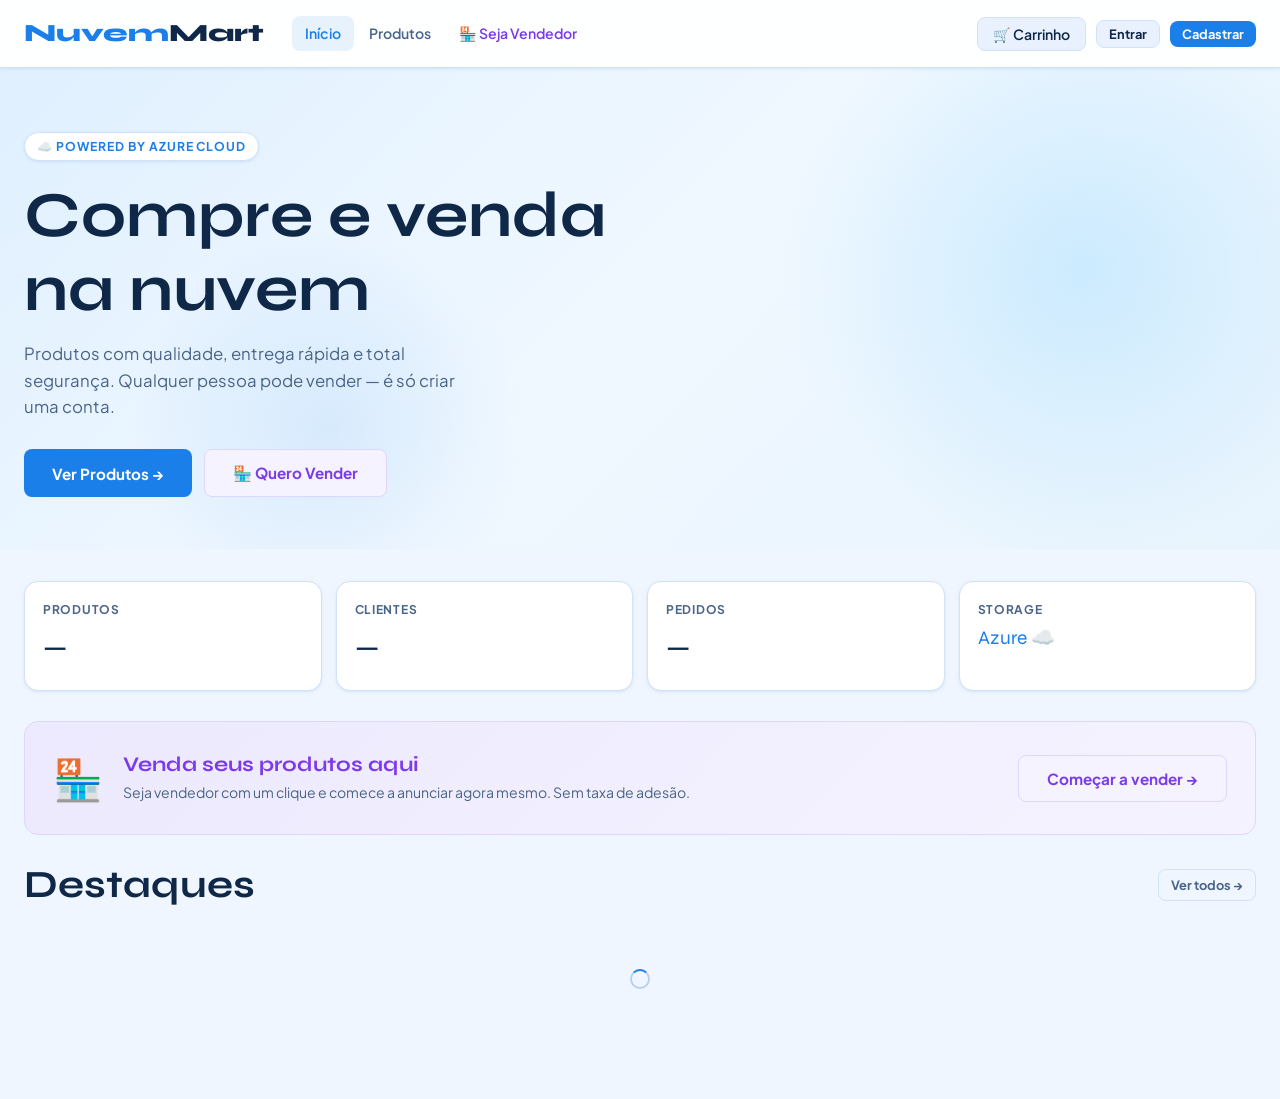
<file: index.html>
<!DOCTYPE html>
<html lang="pt-BR">
<head>
  <meta charset="UTF-8"><meta name="viewport" content="width=device-width, initial-scale=1.0">
  <title>NuvemMart — Compre e Venda na Nuvem</title>
  <link rel="stylesheet" href="css/style.css">
</head>
<body>
  <div id="app-header"></div>
  <div class="page-wrapper" style="padding-top:0">
    <div class="hero">
      <div class="hero-bg"></div>
      <div class="container">
        <div class="hero-content">
          <div class="hero-tag">☁️ Powered by Azure Cloud</div>
          <h1>Compre e venda<br>na nuvem</h1>
          <p>Produtos com qualidade, entrega rápida e total segurança. Qualquer pessoa pode vender — é só criar uma conta.</p>
          <div class="hero-actions">
            <button class="btn btn-primary btn-lg" onclick="location.href='produtos.html'">Ver Produtos →</button>
            <button class="btn btn-seller btn-lg" onclick="location.href='seja-vendedor.html'">🏪 Quero Vender</button>
          </div>
        </div>
      </div>
    </div>
    <div class="container" style="padding-top:32px">
      <div class="stats-row">
        <div class="stat-card"><div class="stat-label">Produtos</div><div class="stat-value" id="stat-produtos">—</div></div>
        <div class="stat-card"><div class="stat-label">Clientes</div><div class="stat-value" id="stat-clientes">—</div></div>
        <div class="stat-card"><div class="stat-label">Pedidos</div><div class="stat-value" id="stat-pedidos">—</div></div>
        <div class="stat-card"><div class="stat-label">Storage</div><div class="stat-value" style="color:var(--accent);font-size:1.2rem">Azure ☁️</div></div>
      </div>
      <div class="seller-banner">
        <div class="seller-banner-icon">🏪</div>
        <div><h3>Venda seus produtos aqui</h3><p>Seja vendedor com um clique e comece a anunciar agora mesmo. Sem taxa de adesão.</p></div>
        <button class="btn btn-seller btn-lg" onclick="location.href='seja-vendedor.html'">Começar a vender →</button>
      </div>
      <div class="page-header"><h2>Destaques</h2><a href="produtos.html" class="btn btn-ghost btn-sm">Ver todos →</a></div>
      <div class="products-grid" id="featured-grid"><div style="grid-column:1/-1;text-align:center;padding:40px"><div class="loader"></div></div></div>
    </div>
  </div>
  <script src="js/azure-config.js"></script><script src="js/services.js"></script><script src="js/ui.js"></script>
  <script>
    renderHeader(false);
    async function loadHome() {
      await initStorage();
      const [produtos, clientes, pedidos] = await Promise.all([ProdutosService.listar(), ClientesService.listar(), PedidosService.listar()]);
      document.getElementById('stat-produtos').textContent = produtos.length;
      document.getElementById('stat-clientes').textContent = clientes.length;
      document.getElementById('stat-pedidos').textContent = pedidos.length;
      const featured = produtos.filter(p => p.Ativo !== false && parseInt(p.Quantidade) > 0).slice(0, 8);
      const grid = document.getElementById('featured-grid');
      if (!featured.length) { grid.innerHTML = `<div style="grid-column:1/-1" class="empty-state"><div class="icon">📦</div><h3>Nenhum produto cadastrado</h3></div>`; return; }
      grid.innerHTML = featured.map(p => productCard(p)).join('');
    }
    function productCard(p) {
      const img = p.ImagemUrl ? `<img class="product-img" src="${getBlobUrl(p.ImagemUrl)}" alt="${p.Modelo}" onerror="this.parentElement.innerHTML='<div class=product-img-placeholder>📦</div>'">` : `<div class="product-img-placeholder">📦</div>`;
      const stock = parseInt(p.Quantidade);
      return `<div class="product-card">${img}<div class="product-info">
        <div class="product-brand">${p.Marca}</div>
        <div class="product-name">${p.Modelo}</div>
        ${p.VendedorNome ? `<div class="product-seller-badge">🏪 ${p.VendedorNome}</div>` : ''}
        ${p.Descricao ? `<div class="text-muted text-sm" style="display:-webkit-box;-webkit-line-clamp:2;-webkit-box-orient:vertical;overflow:hidden">${p.Descricao}</div>` : ''}
        <div class="product-price">${formatCurrency(p.Valor)}</div>
        <div class="product-stock">${stock > 0 ? `${stock} em estoque` : '<span style="color:var(--danger)">Indisponível</span>'}</div>
      </div><div class="product-actions">
        ${stock > 0 ? `<button class="btn btn-primary btn-sm" style="flex:1" onclick='addToCart(${JSON.stringify(p).replace(/'/g,"&#39;")})'>+ Carrinho</button>` : `<button class="btn btn-ghost btn-sm" style="flex:1" disabled>Indisponível</button>`}
        <button class="btn btn-ghost btn-sm" onclick="location.href='produto.html?id=${p.RowKey}'">Ver</button>
      </div></div>`;
    }
    function addToCart(p) { CartService.add(p); showToast(`${p.Marca} ${p.Modelo} adicionado!`, 'success'); }
    loadHome();
  </script>
</body>
</html>
</file>
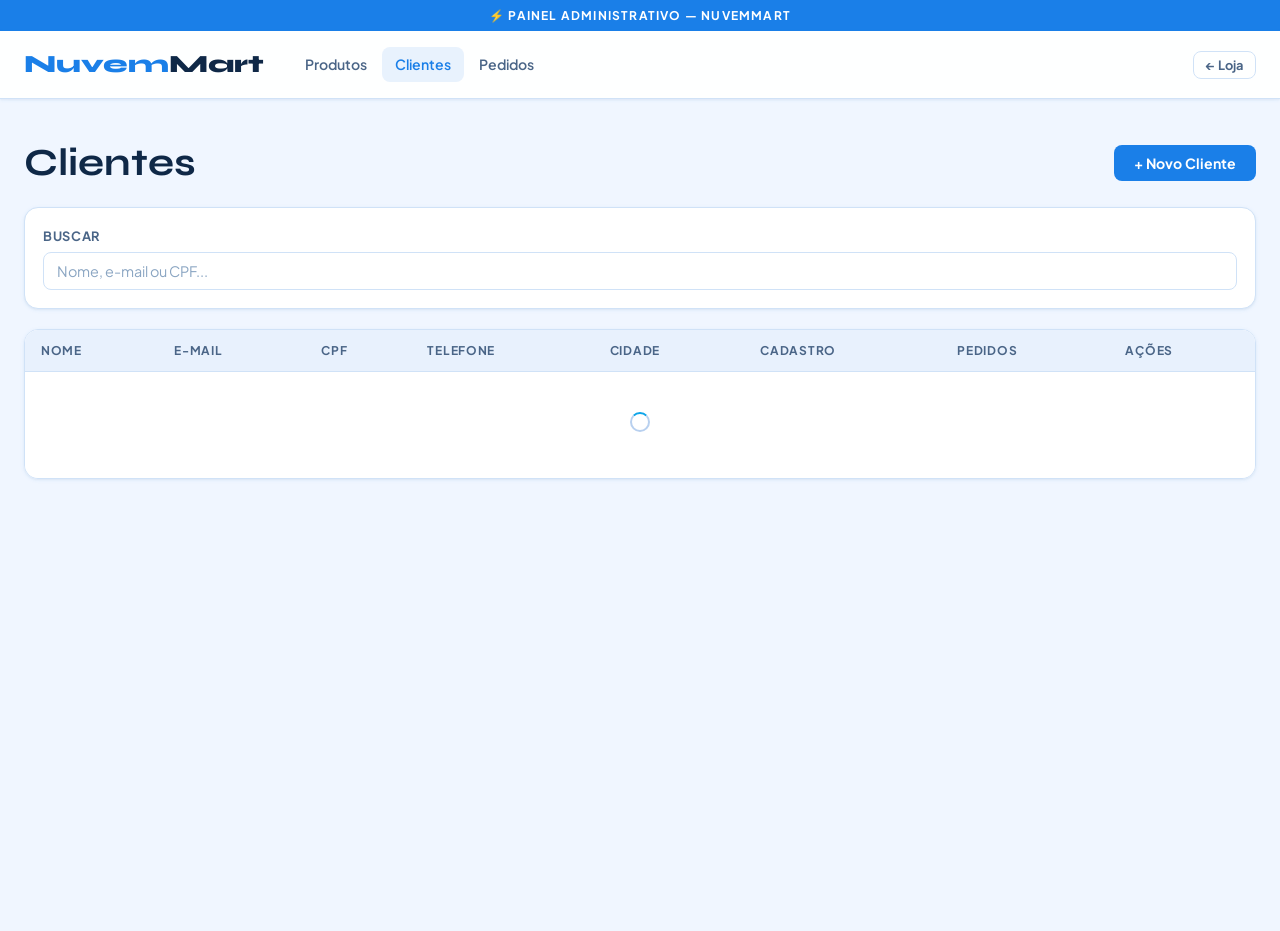
<file: admin-clientes.html>
<!DOCTYPE html>
<html lang="pt-BR">
<head>
  <meta charset="UTF-8">
  <meta name="viewport" content="width=device-width, initial-scale=1.0">
  <title>Admin — Clientes</title>
  <link rel="stylesheet" href="css/style.css">
</head>
<body>
  <div id="app-header"></div>
  <div class="page-wrapper">
    <div class="container">
      <div class="page-header mt-2">
        <h2>Clientes</h2>
        <button class="btn btn-primary" onclick="openClientModal()">+ Novo Cliente</button>
      </div>
      <div class="search-bar" style="margin-bottom:20px">
        <div class="form-group" style="flex:1"><label>Buscar</label><input type="text" id="s-q" placeholder="Nome, e-mail ou CPF..." oninput="filterClients()"></div>
      </div>
      <div class="table-wrapper">
        <table>
          <thead><tr><th>Nome</th><th>E-mail</th><th>CPF</th><th>Telefone</th><th>Cidade</th><th>Cadastro</th><th>Pedidos</th><th>Ações</th></tr></thead>
          <tbody id="clients-tbody">
            <tr><td colspan="8" style="text-align:center;padding:40px"><div class="loader" style="border-top-color:var(--accent3)"></div></td></tr>
          </tbody>
        </table>
      </div>
    </div>
  </div>

  <!-- Client modal -->
  <div class="modal-overlay" id="client-modal">
    <div class="modal">
      <div class="modal-header">
        <h3 id="client-modal-title">Novo Cliente</h3>
        <button class="modal-close" onclick="closeModal('client-modal')">✕</button>
      </div>
      <div class="modal-body">
        <input type="hidden" id="c-id">
        <div class="form-row cols-2">
          <div class="form-group"><label>Nome *</label><input type="text" id="c-nome" placeholder="Nome completo"></div>
          <div class="form-group"><label>CPF *</label><input type="text" id="c-cpf" placeholder="000.000.000-00" maxlength="14"></div>
        </div>
        <div class="form-row cols-2">
          <div class="form-group"><label>E-mail *</label><input type="email" id="c-email" placeholder="email@dominio.com"></div>
          <div class="form-group"><label>Telefone</label><input type="text" id="c-tel" placeholder="(11) 9 0000-0000"></div>
        </div>
        <div class="form-group"><label>Endereço</label><input type="text" id="c-end" placeholder="Rua, número, bairro"></div>
        <div class="form-row cols-2">
          <div class="form-group"><label>Cidade</label><input type="text" id="c-cidade" placeholder="Cidade"></div>
          <div class="form-group"><label>CEP</label><input type="text" id="c-cep" placeholder="00000-000" maxlength="9"></div>
        </div>
        <div id="client-modal-error"></div>
      </div>
      <div class="modal-footer">
        <button class="btn btn-ghost" onclick="closeModal('client-modal')">Cancelar</button>
        <button class="btn btn-primary" onclick="saveClient()" id="save-client-btn">Salvar</button>
      </div>
    </div>
  </div>

  <!-- History modal -->
  <div class="modal-overlay" id="history-modal">
    <div class="modal" style="max-width:640px">
      <div class="modal-header">
        <h3 id="history-title">Histórico de Pedidos</h3>
        <button class="modal-close" onclick="closeModal('history-modal')">✕</button>
      </div>
      <div class="modal-body" id="history-body" style="max-height:60vh;overflow-y:auto"></div>
    </div>
  </div>

  <script src="js/azure-config.js"></script>
  <script src="js/services.js"></script>
  <script src="js/ui.js"></script>
  <script>
    renderHeader(true);
    let allClients = [];
    let orderCounts = {};

    async function loadClients() {
      await initStorage();
      const [clientes, pedidos] = await Promise.all([ClientesService.listar(), PedidosService.listar()]);
      allClients = clientes;
      orderCounts = {};
      pedidos.forEach(p => { orderCounts[p.ClienteId] = (orderCounts[p.ClienteId] || 0) + 1; });
      renderTable(allClients);
    }

    function renderTable(clientes) {
      const tbody = document.getElementById('clients-tbody');
      if (clientes.length === 0) {
        tbody.innerHTML = `<tr><td colspan="8"><div class="empty-state"><div class="icon">👥</div><h3>Nenhum cliente cadastrado</h3></div></td></tr>`;
        return;
      }
      tbody.innerHTML = clientes.map(c => `<tr>
        <td><span style="font-weight:500">${c.Nome}</span></td>
        <td class="text-sm">${c.Email}</td>
        <td class="text-sm text-muted">${c.CPF || '—'}</td>
        <td class="text-sm text-muted">${c.Telefone || '—'}</td>
        <td class="text-sm text-muted">${c.Cidade || '—'}</td>
        <td class="text-sm text-muted">${formatDate(c.DataCadastro)}</td>
        <td><span class="badge ${(orderCounts[c.RowKey]||0) > 0 ? 'badge-purple' : ''}">${orderCounts[c.RowKey] || 0} pedido(s)</span></td>
        <td>
          <div style="display:flex;gap:6px">
            <button class="btn btn-ghost btn-sm" onclick="viewHistory('${c.RowKey}','${c.Nome.replace(/'/g,"\\'")}')">📋</button>
            <button class="btn btn-ghost btn-sm" onclick='editClient(${JSON.stringify(c).replace(/'/g,"&#39;")})'>✏️</button>
            <button class="btn btn-danger btn-sm" onclick="deleteClient('${c.RowKey}','${c.Nome.replace(/'/g,"\\'")}')">🗑️</button>
          </div>
        </td>
      </tr>`).join('');
    }

    function filterClients() {
      const q = document.getElementById('s-q').value.toLowerCase();
      renderTable(allClients.filter(c =>
        c.Nome?.toLowerCase().includes(q) || c.Email?.toLowerCase().includes(q) || c.CPF?.includes(q)
      ));
    }

    function openClientModal(c = null) {
      document.getElementById('client-modal-title').textContent = c ? 'Editar Cliente' : 'Novo Cliente';
      document.getElementById('c-id').value = c?.RowKey || '';
      document.getElementById('c-nome').value = c?.Nome || '';
      document.getElementById('c-cpf').value = c?.CPF || '';
      document.getElementById('c-email').value = c?.Email || '';
      document.getElementById('c-tel').value = c?.Telefone || '';
      document.getElementById('c-end').value = c?.Endereco || '';
      document.getElementById('c-cidade').value = c?.Cidade || '';
      document.getElementById('c-cep').value = c?.CEP || '';
      document.getElementById('client-modal-error').innerHTML = '';
      openModal('client-modal');
    }
    function editClient(c) { openClientModal(c); }

    async function saveClient() {
      const id = document.getElementById('c-id').value;
      const nome = document.getElementById('c-nome').value.trim();
      const cpf = document.getElementById('c-cpf').value.trim();
      const email = document.getElementById('c-email').value.trim();
      const errEl = document.getElementById('client-modal-error');
      errEl.innerHTML = '';
      if (!nome || !cpf || !email) { errEl.innerHTML = `<div class="alert alert-error">Preencha os campos obrigatórios.</div>`; return; }
      const btn = document.getElementById('save-client-btn');
      btn.disabled = true; btn.innerHTML = `<div class="loader"></div> Salvando...`;
      showLoader('Salvando...');
      try {
        const data = { nome, cpf, email, telefone: document.getElementById('c-tel').value, endereco: document.getElementById('c-end').value, cidade: document.getElementById('c-cidade').value, cep: document.getElementById('c-cep').value };
        if (id) { await ClientesService.atualizar(id, data); showToast('Cliente atualizado!', 'success'); }
        else { await ClientesService.salvar(data); showToast('Cliente cadastrado!', 'success'); }
        closeModal('client-modal');
        await loadClients();
      } catch(e) { errEl.innerHTML = `<div class="alert alert-error">${e.message}</div>`; }
      finally { btn.disabled = false; btn.textContent = 'Salvar'; hideLoader(); }
    }

    async function deleteClient(id, nome) {
      if (!await confirmDialog(`Excluir cliente "${nome}"? Esta ação não pode ser desfeita.`)) return;
      showLoader('Excluindo...');
      try { await ClientesService.excluir(id); showToast('Cliente excluído.', 'success'); await loadClients(); }
      catch(e) { showToast(e.message, 'error'); } finally { hideLoader(); }
    }

    async function viewHistory(clienteId, nome) {
      document.getElementById('history-title').textContent = `Pedidos de ${nome}`;
      document.getElementById('history-body').innerHTML = `<div style="text-align:center;padding:32px"><div class="loader" style="border-top-color:var(--accent3)"></div></div>`;
      openModal('history-modal');
      const pedidos = await ClientesService.historicoPedidos(clienteId);
      if (pedidos.length === 0) {
        document.getElementById('history-body').innerHTML = `<div class="empty-state"><div class="icon">📦</div><h3>Nenhum pedido</h3></div>`;
        return;
      }
      document.getElementById('history-body').innerHTML = pedidos.sort((a,b) => b.DataPedido > a.DataPedido ? 1 : -1).map(p => {
        const itens = JSON.parse(p.Itens || '[]');
        return `<div style="padding:12px;border:1px solid var(--border);border-radius:var(--radius-sm);margin-bottom:10px">
          <div class="flex justify-between items-center" style="margin-bottom:8px;flex-wrap:wrap;gap:6px">
            <div style="font-family:var(--font-mono);font-size:0.75rem;color:var(--text2)">${p.RowKey}</div>
            <div style="display:flex;gap:8px;align-items:center">
              <span class="badge badge-success">${p.Status}</span>
              <span style="font-weight:700;color:var(--success)">${formatCurrency(p.Total)}</span>
            </div>
          </div>
          <div class="text-xs text-muted">${formatDate(p.DataPedido)}</div>
          ${itens.map(i => `<div class="text-sm" style="margin-top:4px">${i.nome} × ${i.quantidade} — ${formatCurrency(i.valor * i.quantidade)}</div>`).join('')}
        </div>`;
      }).join('');
    }

    loadClients();
  </script>
</body>
</html>
</file>
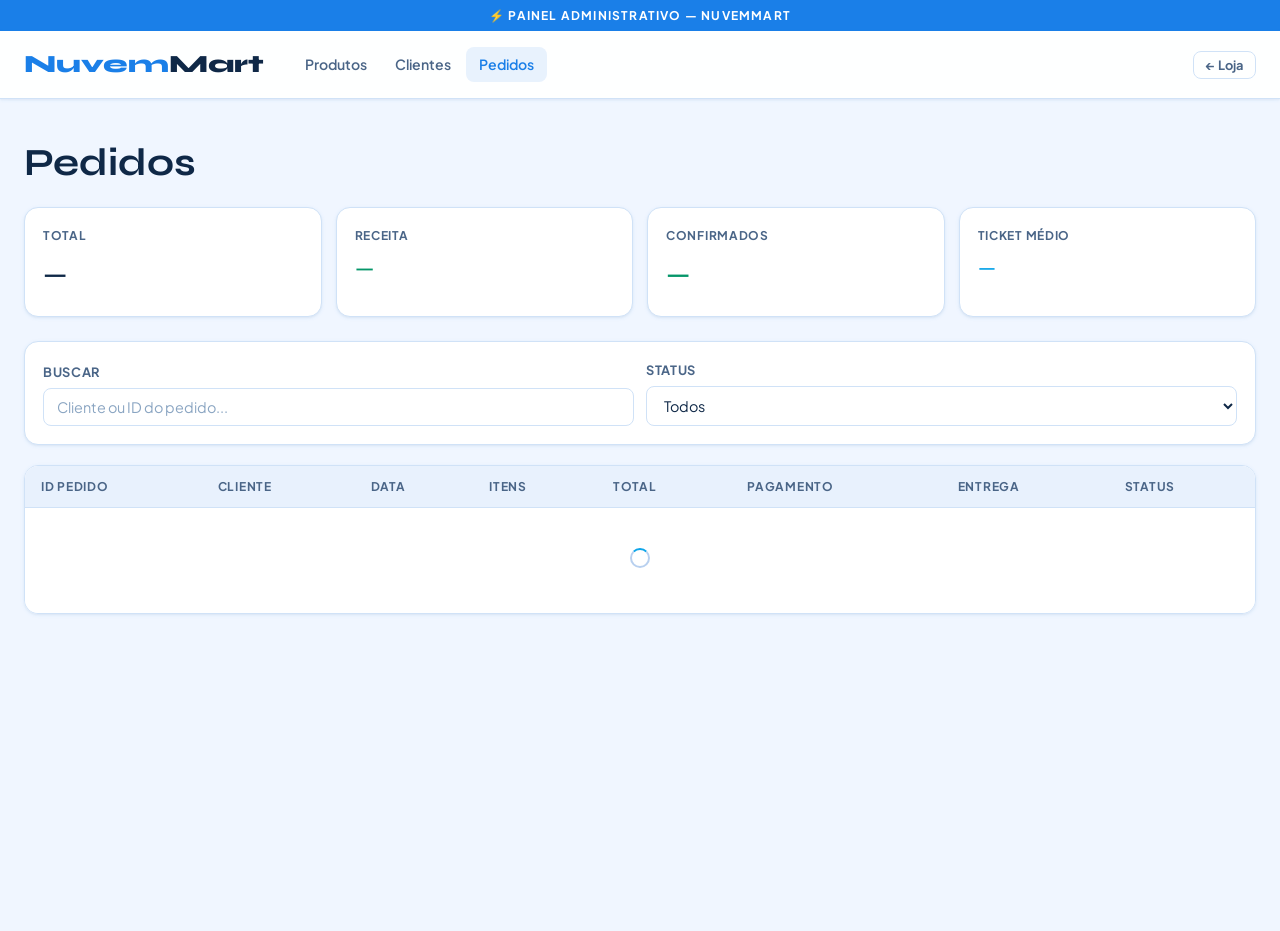
<file: admin-pedidos.html>
<!DOCTYPE html>
<html lang="pt-BR">
<head>
  <meta charset="UTF-8">
  <meta name="viewport" content="width=device-width, initial-scale=1.0">
  <title>Admin — Pedidos</title>
  <link rel="stylesheet" href="css/style.css">
</head>
<body>
  <div id="app-header"></div>
  <div class="page-wrapper">
    <div class="container">
      <div class="page-header mt-2">
        <h2>Pedidos</h2>
      </div>

      <div class="stats-row" style="margin-bottom:24px" id="order-stats">
        <div class="stat-card"><div class="stat-label">Total</div><div class="stat-value" id="s-total">—</div></div>
        <div class="stat-card"><div class="stat-label">Receita</div><div class="stat-value" id="s-receita" style="font-size:1.5rem;color:var(--success)">—</div></div>
        <div class="stat-card"><div class="stat-label">Confirmados</div><div class="stat-value" id="s-confirmados" style="color:var(--success)">—</div></div>
        <div class="stat-card"><div class="stat-label">Ticket Médio</div><div class="stat-value" id="s-ticket" style="font-size:1.4rem;color:var(--accent3)">—</div></div>
      </div>

      <div class="search-bar" style="margin-bottom:20px">
        <div class="form-group" style="flex:1"><label>Buscar</label><input type="text" id="s-q" placeholder="Cliente ou ID do pedido..." oninput="filterOrders()"></div>
        <div class="form-group">
          <label>Status</label>
          <select id="s-status" onchange="filterOrders()">
            <option value="">Todos</option>
            <option value="Confirmado">Confirmado</option>
            <option value="Cancelado">Cancelado</option>
          </select>
        </div>
      </div>

      <div class="table-wrapper">
        <table>
          <thead><tr><th>ID Pedido</th><th>Cliente</th><th>Data</th><th>Itens</th><th>Total</th><th>Pagamento</th><th>Entrega</th><th>Status</th></tr></thead>
          <tbody id="orders-tbody">
            <tr><td colspan="8" style="text-align:center;padding:40px"><div class="loader" style="border-top-color:var(--accent3)"></div></td></tr>
          </tbody>
        </table>
      </div>
    </div>
  </div>

  <script src="js/azure-config.js"></script>
  <script src="js/services.js"></script>
  <script src="js/ui.js"></script>
  <script>
    renderHeader(true);
    let allOrders = [];

    async function loadOrders() {
      await initStorage();
      allOrders = await PedidosService.listar();
      allOrders.sort((a,b) => (b.DataPedido > a.DataPedido) ? 1 : -1);

      const total = allOrders.length;
      const receita = allOrders.reduce((s,p) => s + parseFloat(p.Total||0), 0);
      const confirmados = allOrders.filter(p => p.Status === 'Confirmado').length;
      const ticket = total > 0 ? receita / total : 0;
      document.getElementById('s-total').textContent = total;
      document.getElementById('s-receita').textContent = formatCurrency(receita);
      document.getElementById('s-confirmados').textContent = confirmados;
      document.getElementById('s-ticket').textContent = formatCurrency(ticket);

      renderTable(allOrders);
    }

    function renderTable(pedidos) {
      const tbody = document.getElementById('orders-tbody');
      if (pedidos.length === 0) {
        tbody.innerHTML = `<tr><td colspan="8"><div class="empty-state"><div class="icon">📋</div><h3>Nenhum pedido</h3></div></td></tr>`;
        return;
      }
      tbody.innerHTML = pedidos.map(p => {
        const itens = JSON.parse(p.Itens || '[]');
        const payLabels = { pix:'PIX ⚡', cartao:'Cartão 💳', boleto:'Boleto 📄' };
        const delLabels = { pac:'PAC 📦', sedex:'SEDEX 🚀', retirada:'Retirada 🏪' };
        return `<tr>
          <td><span style="font-family:var(--font-mono);font-size:0.78rem;color:var(--accent3)">${p.RowKey.slice(0,16)}...</span></td>
          <td><span style="font-weight:500">${p.ClienteNome || '—'}</span></td>
          <td class="text-sm text-muted">${formatDate(p.DataPedido)}</td>
          <td>
            <div class="text-sm">${itens.length} item(ns)</div>
            <div class="text-xs text-muted" style="max-width:200px">${itens.map(i=>`${i.nome}×${i.quantidade}`).join(', ')}</div>
          </td>
          <td><span style="font-weight:700;color:var(--success)">${formatCurrency(p.Total)}</span></td>
          <td class="text-sm">${payLabels[p.MetodoPagamento] || p.MetodoPagamento}</td>
          <td class="text-sm">${delLabels[p.MetodoEntrega] || p.MetodoEntrega}</td>
          <td><span class="badge ${p.Status === 'Confirmado' ? 'badge-success' : 'badge-danger'}">${p.Status}</span></td>
        </tr>`;
      }).join('');
    }

    function filterOrders() {
      const q = document.getElementById('s-q').value.toLowerCase();
      const status = document.getElementById('s-status').value;
      renderTable(allOrders.filter(p =>
        (p.ClienteNome?.toLowerCase().includes(q) || p.RowKey?.toLowerCase().includes(q)) &&
        (!status || p.Status === status)
      ));
    }

    loadOrders();
  </script>
</body>
</html>
</file>
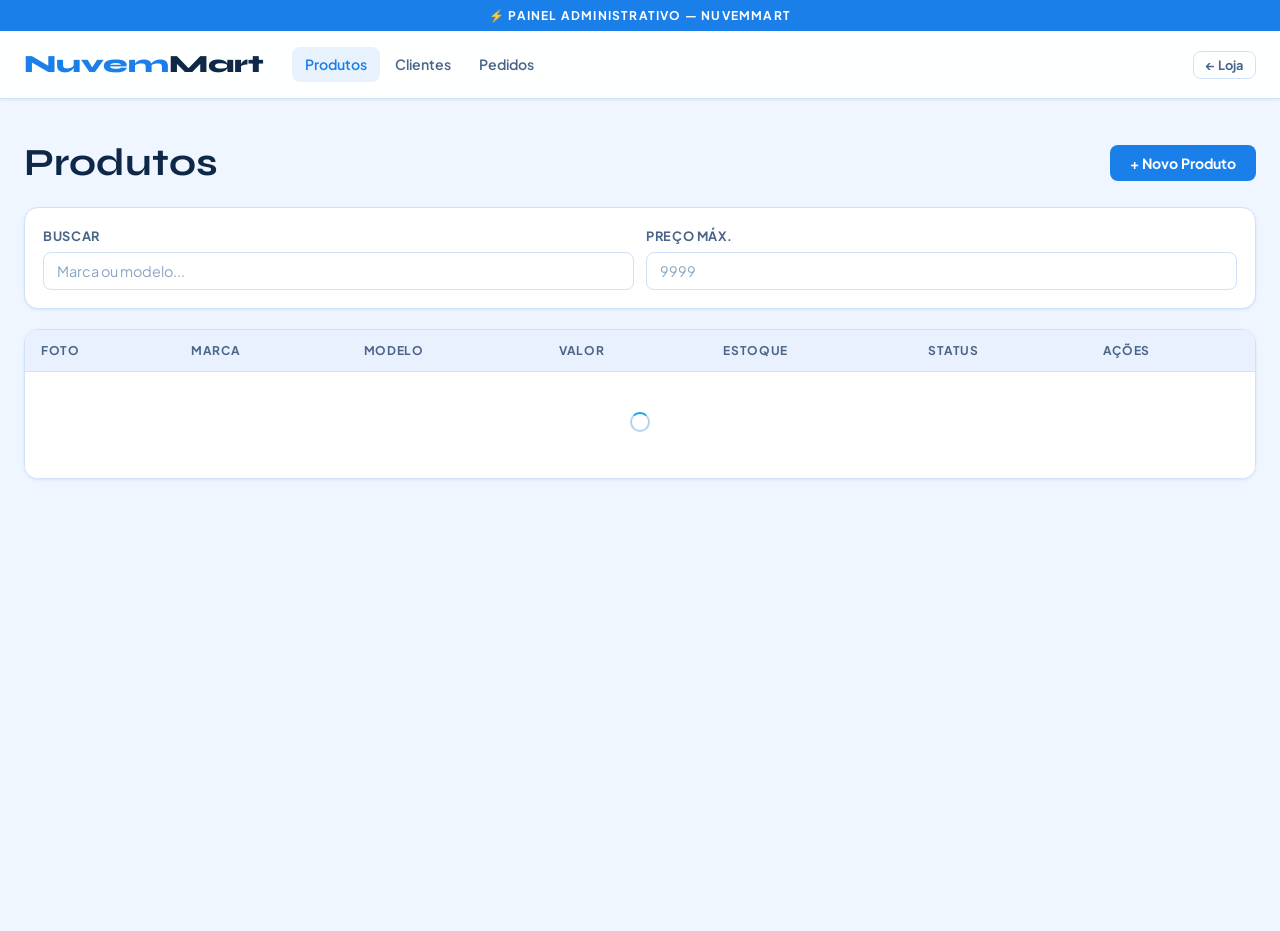
<file: admin-produtos.html>
<!DOCTYPE html>
<html lang="pt-BR">
<head>
  <meta charset="UTF-8">
  <meta name="viewport" content="width=device-width, initial-scale=1.0">
  <title>Admin — Produtos</title>
  <link rel="stylesheet" href="css/style.css">
</head>
<body>
  <div id="app-header"></div>
  <div class="page-wrapper">
    <div class="container">
      <div class="page-header mt-2">
        <h2>Produtos</h2>
        <button class="btn btn-primary" onclick="openProductModal()">+ Novo Produto</button>
      </div>

      <div class="search-bar" style="margin-bottom:20px">
        <div class="form-group" style="flex:1"><label>Buscar</label><input type="text" id="s-q" placeholder="Marca ou modelo..." oninput="filterTable()"></div>
        <div class="form-group"><label>Preço máx.</label><input type="number" id="s-max" placeholder="9999" oninput="filterTable()"></div>
      </div>

      <div class="table-wrapper">
        <table id="produtos-table">
          <thead><tr>
            <th>Foto</th><th>Marca</th><th>Modelo</th><th>Valor</th><th>Estoque</th><th>Status</th><th>Ações</th>
          </tr></thead>
          <tbody id="produtos-tbody">
            <tr><td colspan="7" style="text-align:center;padding:40px"><div class="loader" style="border-top-color:var(--accent3)"></div></td></tr>
          </tbody>
        </table>
      </div>
    </div>
  </div>

  <!-- Modal novo/editar produto -->
  <div class="modal-overlay" id="product-modal">
    <div class="modal">
      <div class="modal-header">
        <h3 id="modal-title">Novo Produto</h3>
        <button class="modal-close" onclick="closeModal('product-modal')">✕</button>
      </div>
      <div class="modal-body">
        <input type="hidden" id="p-id">
        <div class="form-row cols-2">
          <div class="form-group"><label>Marca *</label><input type="text" id="p-marca" placeholder="Ex: Apple"></div>
          <div class="form-group"><label>Modelo *</label><input type="text" id="p-modelo" placeholder="Ex: Iphone 17 Pro Max 256gb"></div>
        </div>
        <div class="form-row cols-2">
          <div class="form-group"><label>Valor (R$) *</label><input type="number" id="p-valor" step="0.01" min="0" placeholder="0.00"></div>
          <div class="form-group"><label>Quantidade *</label><input type="number" id="p-qtd" min="0" placeholder="0"></div>
        </div>
        <div class="form-group"><label>Descrição</label><textarea id="p-desc" placeholder="Descrição do produto..."></textarea></div>
        <div class="form-group">
          <label>Foto do produto</label>
          <div class="file-input-wrapper">
            <input type="file" id="p-foto" accept="image/*" onchange="previewImage(this)">
            <div class="file-input-label" id="file-label">
              <div style="font-size:1.5rem;margin-bottom:6px">📷</div>
              <div>Clique para selecionar ou arraste a imagem</div>
              <div style="font-size:0.75rem;color:var(--text3);margin-top:2px">JPG, PNG, WebP — máx. 5MB</div>
            </div>
          </div>
          <img id="img-preview" style="display:none;width:100%;max-height:200px;object-fit:cover;border-radius:var(--radius-sm);margin-top:8px">
        </div>
        <div id="modal-error"></div>
      </div>
      <div class="modal-footer">
        <button class="btn btn-ghost" onclick="closeModal('product-modal')">Cancelar</button>
        <button class="btn btn-primary" onclick="saveProduct()" id="save-btn">Salvar</button>
      </div>
    </div>
  </div>

  <script src="js/azure-config.js"></script>
  <script src="js/services.js"></script>
  <script src="js/ui.js"></script>
  <script>
    renderHeader(true);
    let allProdutos = [];

    async function loadProdutos() {
      await initStorage();
      allProdutos = await ProdutosService.listar();
      renderTable(allProdutos);
    }

    function renderTable(produtos) {
      const tbody = document.getElementById('produtos-tbody');
      if (produtos.length === 0) {
        tbody.innerHTML = `<tr><td colspan="7"><div class="empty-state"><div class="icon">📦</div><h3>Nenhum produto cadastrado</h3></div></td></tr>`;
        return;
      }
      tbody.innerHTML = produtos.map(p => {
        const img = p.ImagemUrl
          ? `<img src="${getBlobUrl(p.ImagemUrl)}" style="width:48px;height:48px;object-fit:cover;border-radius:6px;background:var(--bg2)" onerror="this.style.display='none'">`
          : `<div style="width:48px;height:48px;background:var(--bg2);border-radius:6px;display:flex;align-items:center;justify-content:center;font-size:1.2rem">📦</div>`;
        const stock = parseInt(p.Quantidade);
        const stockBadge = stock === 0 ? `<span class="badge badge-danger">Sem estoque</span>`
          : stock < 5 ? `<span class="badge badge-warn">${stock} restantes</span>`
          : `<span class="badge badge-success">${stock} un.</span>`;
        return `<tr>
          <td>${img}</td>
          <td>${p.Marca}</td>
          <td><span style="font-weight:500">${p.Modelo}</span>${p.Descricao ? `<div class="text-xs text-muted" style="max-width:200px;overflow:hidden;text-overflow:ellipsis;white-space:nowrap">${p.Descricao}</div>` : ''}</td>
          <td>${formatCurrency(p.Valor)}</td>
          <td>${stockBadge}</td>
          <td><span class="badge ${p.Ativo !== false ? 'badge-success' : 'badge-danger'}">${p.Ativo !== false ? 'Ativo' : 'Inativo'}</span></td>
          <td>
            <div style="display:flex;gap:6px">
              <button class="btn btn-ghost btn-sm" onclick='editProduct(${JSON.stringify(p).replace(/'/g,"&#39;")})'>✏️</button>
              <button class="btn btn-danger btn-sm" onclick="deleteProduct('${p.RowKey}','${p.Marca} ${p.Modelo}')">🗑️</button>
            </div>
          </td>
        </tr>`;
      }).join('');
    }

    function filterTable() {
      const q = document.getElementById('s-q').value.toLowerCase();
      const max = parseFloat(document.getElementById('s-max').value) || Infinity;
      renderTable(allProdutos.filter(p =>
        (p.Marca?.toLowerCase().includes(q) || p.Modelo?.toLowerCase().includes(q)) &&
        parseFloat(p.Valor) <= max
      ));
    }

    function openProductModal(p = null) {
      document.getElementById('modal-title').textContent = p ? 'Editar Produto' : 'Novo Produto';
      document.getElementById('p-id').value = p?.RowKey || '';
      document.getElementById('p-marca').value = p?.Marca || '';
      document.getElementById('p-modelo').value = p?.Modelo || '';
      document.getElementById('p-valor').value = p?.Valor || '';
      document.getElementById('p-qtd').value = p?.Quantidade || '';
      document.getElementById('p-desc').value = p?.Descricao || '';
      document.getElementById('file-label').innerHTML = p?.ImagemUrl
        ? `<div style="font-size:1.5rem;margin-bottom:6px">✅</div><div>Imagem atual mantida. Selecione para substituir.</div>`
        : `<div style="font-size:1.5rem;margin-bottom:6px">📷</div><div>Clique para selecionar ou arraste a imagem</div><div style="font-size:0.75rem;color:var(--text3);margin-top:2px">JPG, PNG, WebP — máx. 5MB</div>`;
      const prev = document.getElementById('img-preview');
      if (p?.ImagemUrl) { prev.src = getBlobUrl(p.ImagemUrl); prev.style.display = 'block'; }
      else { prev.style.display = 'none'; prev.src = ''; }
      document.getElementById('p-foto').value = '';
      document.getElementById('modal-error').innerHTML = '';
      openModal('product-modal');
    }

    function editProduct(p) { openProductModal(p); }

    function previewImage(input) {
      const file = input.files[0];
      if (!file) return;
      const reader = new FileReader();
      reader.onload = e => {
        const prev = document.getElementById('img-preview');
        prev.src = e.target.result;
        prev.style.display = 'block';
        document.getElementById('file-label').innerHTML = `<div style="font-size:1rem;color:var(--success)">✓ ${file.name}</div>`;
      };
      reader.readAsDataURL(file);
    }

    async function saveProduct() {
      const id = document.getElementById('p-id').value;
      const marca = document.getElementById('p-marca').value.trim();
      const modelo = document.getElementById('p-modelo').value.trim();
      const valor = document.getElementById('p-valor').value;
      const qtd = document.getElementById('p-qtd').value;
      const errEl = document.getElementById('modal-error');
      errEl.innerHTML = '';
      if (!marca || !modelo || !valor || qtd === '') {
        errEl.innerHTML = `<div class="alert alert-error">Preencha todos os campos obrigatórios.</div>`; return;
      }
      const foto = document.getElementById('p-foto').files[0];
      const btn = document.getElementById('save-btn');
      btn.disabled = true; btn.innerHTML = `<div class="loader"></div> Salvando...`;
      showLoader('Salvando produto...');
      try {
        const data = { marca, modelo, valor, quantidade: qtd, descricao: document.getElementById('p-desc').value };
        if (id) {
          // keep existing image if no new file
          if (!foto) {
            const existing = allProdutos.find(p => p.RowKey === id);
            data.imagemUrl = existing?.ImagemUrl || '';
          }
          await ProdutosService.atualizar(id, data, foto || null);
          showToast('Produto atualizado!', 'success');
        } else {
          await ProdutosService.salvar(data, foto || null);
          showToast('Produto cadastrado!', 'success');
        }
        closeModal('product-modal');
        await loadProdutos();
      } catch(e) {
        errEl.innerHTML = `<div class="alert alert-error">${e.message}</div>`;
      } finally {
        btn.disabled = false; btn.textContent = 'Salvar';
        hideLoader();
      }
    }

    async function deleteProduct(id, nome) {
      if (!await confirmDialog(`Excluir "${nome}"? Esta ação não pode ser desfeita.`)) return;
      showLoader('Excluindo...');
      try {
        await ProdutosService.excluir(id);
        showToast('Produto excluído.', 'success');
        await loadProdutos();
      } catch(e) { showToast(e.message, 'error'); }
      finally { hideLoader(); }
    }

    loadProdutos();
  </script>
</body>
</html>
</file>
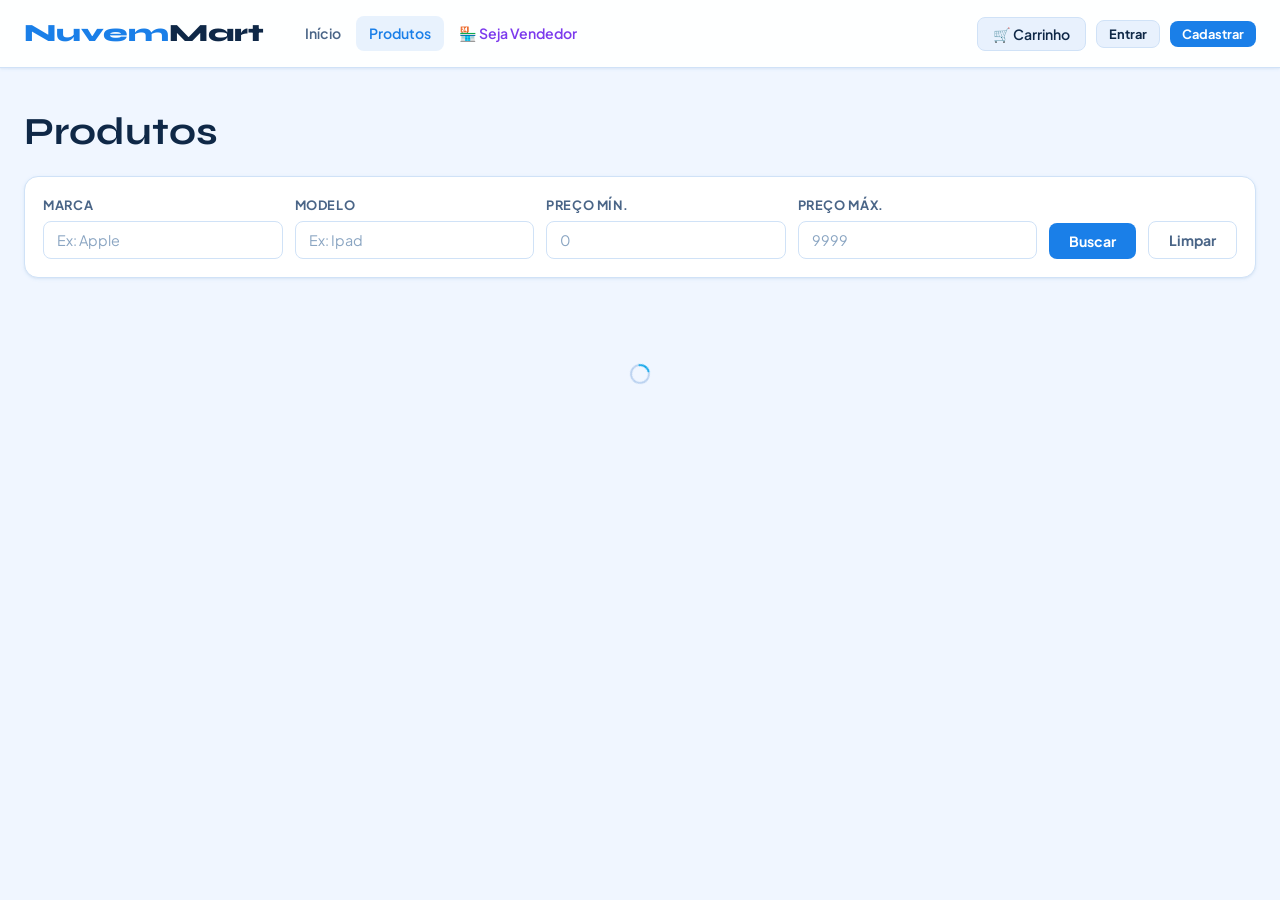
<file: checkout.html>
<!DOCTYPE html>
<html lang="pt-BR">
<head>
  <meta charset="UTF-8">
  <meta name="viewport" content="width=device-width, initial-scale=1.0">
  <title>Checkout — NuvemMart</title>
  <link rel="stylesheet" href="css/style.css">
</head>
<body>
  <div id="app-header"></div>
  <div class="page-wrapper">
    <div class="container">
      <div class="page-header mt-2">
        <h2>Finalizar Compra</h2>
        <a href="produtos.html" class="btn btn-ghost btn-sm">← Continuar comprando</a>
      </div>

      <div id="checkout-content">
        <div style="text-align:center;padding:64px"><div class="loader" style="border-top-color:var(--accent3)"></div></div>
      </div>
    </div>
  </div>

  <div id="success-modal" class="modal-overlay">
    <div class="modal" style="max-width:440px;text-align:center">
      <div class="modal-body" style="padding:40px;gap:24px">
        <div style="font-size:4rem">🎉</div>
        <h3 style="font-family:var(--font-display);font-size:2rem">Pedido confirmado!</h3>
        <p class="text-muted">Seu pedido foi realizado com sucesso. Você pode acompanhá-lo na sua conta.</p>
        <div id="order-id-display" style="font-family:var(--font-mono);font-size:0.85rem;color:var(--accent3);background:var(--bg);padding:8px 16px;border-radius:var(--radius-sm)"></div>
        <button class="btn btn-primary btn-full" onclick="location.href='minha-conta.html'">Ver pedidos →</button>
        <button class="btn btn-ghost btn-full" onclick="location.href='index.html'">Início</button>
      </div>
    </div>
  </div>

  <script src="js/azure-config.js"></script>
  <script src="js/services.js"></script>
  <script src="js/ui.js"></script>
  <script>
    renderHeader(false);
    let selectedPayment = 'pix';
    let selectedDelivery = 'pac';
    const deliveryCosts = { pac: 15.90, sedex: 35.90, retirada: 0 };

    async function renderCheckout() {
      const cart = CartService.get();
      if (cart.length === 0) { location.href = 'produtos.html'; return; }

      const cliente = SessionService.getCliente();
      const content = document.getElementById('checkout-content');

      const paymentOpts = [
        { id: 'pix', icon: '⚡', name: 'PIX', desc: 'Desconto de 5% • Aprovação imediata' },
        { id: 'cartao', icon: '💳', name: 'Cartão de Crédito', desc: 'Até 12x sem juros' },
        { id: 'boleto', icon: '📄', name: 'Boleto Bancário', desc: 'Vencimento em 3 dias úteis' },
      ];
      const deliveryOpts = [
        { id: 'pac', icon: '📦', name: 'PAC', desc: '5 a 8 dias úteis • R$ 15,90' },
        { id: 'sedex', icon: '🚀', name: 'SEDEX', desc: '1 a 3 dias úteis • R$ 35,90' },
        { id: 'retirada', icon: '🏪', name: 'Retirada', desc: 'Grátis • Disponível em 2 dias' },
      ];

      const loginSection = !cliente ? `
        <div class="checkout-section">
          <h3>Identificação</h3>
          <div class="alert alert-info" style="margin-bottom:16px">ℹ️ Faça login para agilizar o checkout com seus dados salvos.</div>
          <div class="form-row cols-2">
            <div class="form-group"><label>Nome *</label><input type="text" id="guest-nome" placeholder="Seu nome"></div>
            <div class="form-group"><label>E-mail *</label><input type="email" id="guest-email" placeholder="seu@email.com"></div>
          </div>
          <div class="form-group mt-2"><label>Endereço de entrega *</label><input type="text" id="guest-end" placeholder="Rua, número, bairro, cidade"></div>
          <div class="mt-2"><a href="login.html" class="btn btn-ghost btn-sm">Tenho uma conta → Entrar</a></div>
        </div>` : `
        <div class="checkout-section">
          <h3>Dados do cliente</h3>
          <div style="display:flex;gap:16px;align-items:center">
            <div class="user-avatar" style="width:48px;height:48px;font-size:1.3rem;flex-shrink:0">${cliente.Nome?.[0] || '?'}</div>
            <div>
              <div style="font-weight:600">${cliente.Nome}</div>
              <div class="text-muted text-sm">${cliente.Email}</div>
              ${cliente.Endereco ? `<div class="text-muted text-sm">${cliente.Endereco}${cliente.Cidade ? ', ' + cliente.Cidade : ''}</div>` : ''}
            </div>
          </div>
          ${!cliente.Endereco ? `<div class="form-group mt-2"><label>Endereço de entrega *</label><input type="text" id="guest-end" placeholder="Rua, número, bairro, cidade" value="${cliente.Endereco||''}"></div>` : ''}
        </div>`;

      content.innerHTML = `
        <div class="checkout-grid">
          <div>
            ${loginSection}
            <div class="checkout-section">
              <h3>Método de pagamento</h3>
              <div class="payment-options" id="payment-opts">
                ${paymentOpts.map(o => `
                  <div class="option-card ${o.id === selectedPayment ? 'selected' : ''}" onclick="selectOpt('pay','${o.id}',this)">
                    <input type="radio" name="payment" value="${o.id}" ${o.id === selectedPayment ? 'checked' : ''}>
                    <span class="option-icon">${o.icon}</span>
                    <div class="option-info"><div class="option-name">${o.name}</div><div class="option-desc">${o.desc}</div></div>
                  </div>`).join('')}
              </div>
            </div>
            <div class="checkout-section">
              <h3>Método de entrega</h3>
              <div class="delivery-options" id="delivery-opts">
                ${deliveryOpts.map(o => `
                  <div class="option-card ${o.id === selectedDelivery ? 'selected' : ''}" onclick="selectOpt('del','${o.id}',this)">
                    <input type="radio" name="delivery" value="${o.id}" ${o.id === selectedDelivery ? 'checked' : ''}>
                    <span class="option-icon">${o.icon}</span>
                    <div class="option-info"><div class="option-name">${o.name}</div><div class="option-desc">${o.desc}</div></div>
                  </div>`).join('')}
              </div>
            </div>
            <div id="checkout-error"></div>
            <button class="btn btn-primary btn-lg btn-full" onclick="placeOrder()">Confirmar Pedido →</button>
          </div>
          <div class="order-summary">
            <div class="checkout-section">
              <h3>Resumo do pedido</h3>
              ${cart.map(i => `
                <div class="summary-item">
                  <span>${i.nome} × ${i.quantidade}</span>
                  <span>${formatCurrency(i.valor * i.quantidade)}</span>
                </div>`).join('')}
              <div class="summary-item">
                <span class="text-muted">Subtotal</span>
                <span>${formatCurrency(CartService.total())}</span>
              </div>
              <div class="summary-item" id="frete-line">
                <span class="text-muted">Frete</span>
                <span id="frete-val">${formatCurrency(deliveryCosts[selectedDelivery])}</span>
              </div>
              <div class="summary-total">
                <span class="summary-total-label">Total</span>
                <span class="summary-total-value" id="total-final">${formatCurrency(CartService.total() + deliveryCosts[selectedDelivery])}</span>
              </div>
            </div>
          </div>
        </div>`;
    }

    function selectOpt(type, id, el) {
      if (type === 'pay') {
        selectedPayment = id;
        document.querySelectorAll('#payment-opts .option-card').forEach(c => c.classList.remove('selected'));
      } else {
        selectedDelivery = id;
        document.querySelectorAll('#delivery-opts .option-card').forEach(c => c.classList.remove('selected'));
        const frete = deliveryCosts[id];
        document.getElementById('frete-val').textContent = frete === 0 ? 'Grátis' : formatCurrency(frete);
        document.getElementById('total-final').textContent = formatCurrency(CartService.total() + frete);
      }
      el.classList.add('selected');
    }

    async function placeOrder() {
      const cliente = SessionService.getCliente();
      const endEl = document.getElementById('guest-end');
      const nomeEl = document.getElementById('guest-nome');
      const emailEl = document.getElementById('guest-email');
      const errEl = document.getElementById('checkout-error');
      errEl.innerHTML = '';

      const endereco = (cliente?.Endereco ? `${cliente.Endereco}${cliente.Cidade ? ', '+cliente.Cidade : ''}` : '') || endEl?.value || '';
      const nome = cliente?.Nome || nomeEl?.value || '';
      if (!nome) { errEl.innerHTML = `<div class="alert alert-error mb-2">Informe seu nome.</div>`; return; }
      if (!endereco && selectedDelivery !== 'retirada') { errEl.innerHTML = `<div class="alert alert-error mb-2">Informe o endereço de entrega.</div>`; return; }

      const cart = CartService.get();
      const frete = deliveryCosts[selectedDelivery];
      const discount = selectedPayment === 'pix' ? CartService.total() * 0.05 : 0;
      const total = CartService.total() + frete - discount;

      showLoader('Processando pedido...');
      try {
        await initStorage();
        const pedido = await PedidosService.criar({
          clienteId: cliente?.RowKey || 'guest',
          clienteNome: nome,
          itens: cart.map(i => ({ produtoId: i.produtoId, nome: i.nome, valor: i.valor, quantidade: i.quantidade })),
          total,
          metodoPagamento: selectedPayment,
          metodoEntrega: selectedDelivery,
          endereco,
        });
        CartService.clear();
        document.getElementById('order-id-display').textContent = `Pedido: ${pedido.RowKey}`;
        openModal('success-modal');
      } catch(e) {
        errEl.innerHTML = `<div class="alert alert-error mt-2">⚠️ ${e.message}</div>`;
      } finally { hideLoader(); }
    }

    initStorage().then(renderCheckout);
  </script>
</body>
</html>
</file>
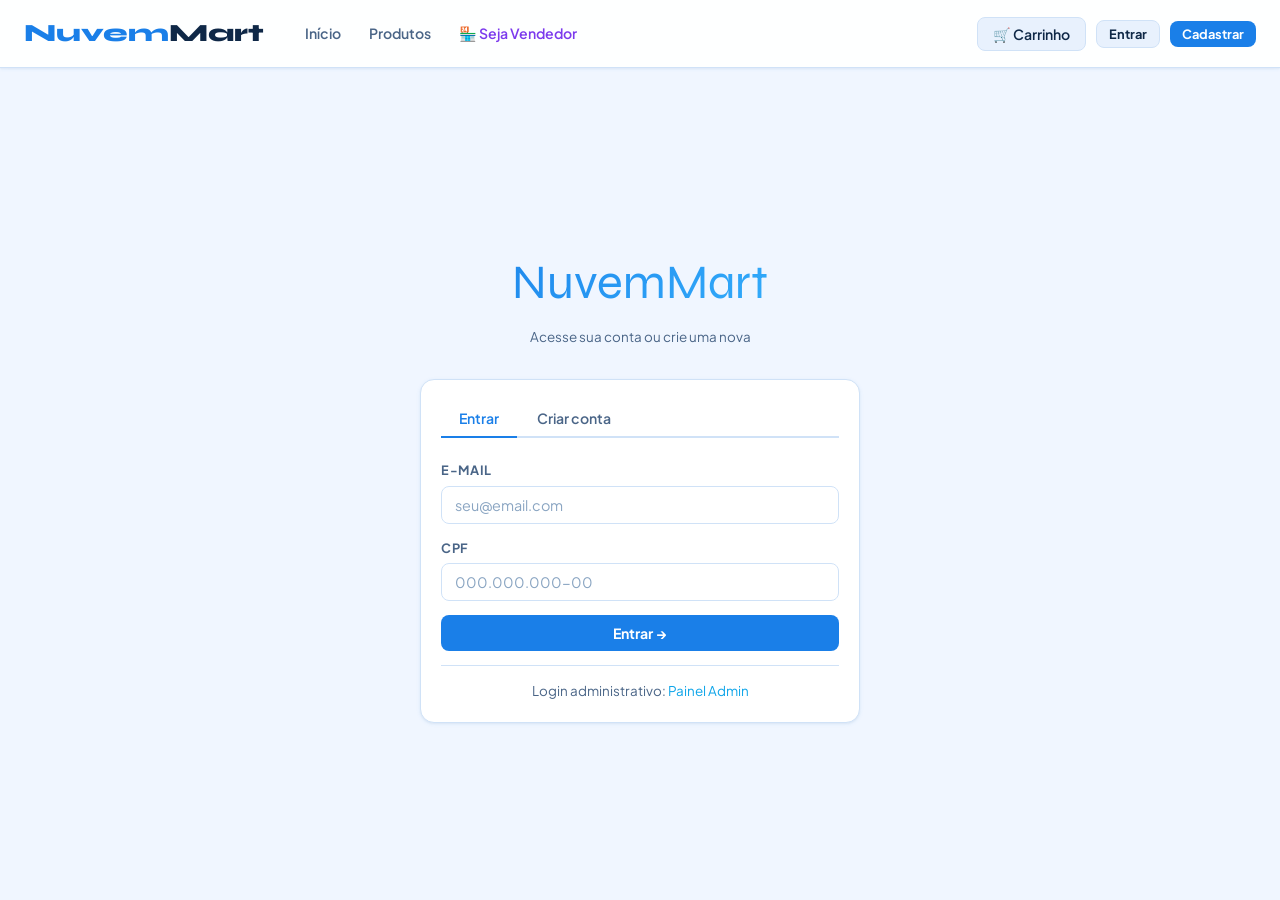
<file: login.html>
<!doctype html>
<html lang="pt-BR">
  <head>
    <meta charset="UTF-8" />
    <meta name="viewport" content="width=device-width, initial-scale=1.0" />
    <title>Entrar — NuvemMart</title>
    <link rel="stylesheet" href="css/style.css" />
  </head>
  <body>
    <div id="app-header"></div>
    <div
      class="page-wrapper"
      style="
        display: flex;
        align-items: center;
        justify-content: center;
        padding: 48px 24px;
      "
    >
      <div style="width: 100%; max-width: 440px">
        <div style="text-align: center; margin-bottom: 32px">
          <div
            style="
              font-family: var(--font-display);
              font-size: 3rem;
              background: linear-gradient(
                135deg,
                var(--accent),
                var(--accent2)
              );
              -webkit-background-clip: text;
              -webkit-text-fill-color: transparent;
              background-clip: text;
            "
          >
            NuvemMart
          </div>
          <p class="text-muted text-sm" style="margin-top: 4px">
            Acesse sua conta ou crie uma nova
          </p>
        </div>

        <div class="card">
          <div class="card-body">
            <div class="tabs" id="auth-tabs">
              <button class="tab-btn active" data-tab="login">Entrar</button>
              <button class="tab-btn" data-tab="register">Criar conta</button>
            </div>

            <!-- LOGIN -->
            <div class="tab-content active" id="tab-login">
              <div id="login-error"></div>
              <div style="display: flex; flex-direction: column; gap: 14px">
                <div class="form-group">
                  <label>E-mail</label>
                  <input
                    type="email"
                    id="login-email"
                    placeholder="seu@email.com"
                  />
                </div>
                <div class="form-group">
                  <label>CPF</label>
                  <input
                    type="text"
                    id="login-cpf"
                    placeholder="000.000.000-00"
                    maxlength="14"
                  />
                </div>
                <button class="btn btn-primary btn-full" onclick="doLogin()">
                  Entrar →
                </button>
              </div>
              <div class="divider"></div>
              <p class="text-muted text-sm" style="text-align: center">
                Login administrativo:
                <a href="admin-produtos.html" style="color: var(--accent3)"
                  >Painel Admin</a
                >
              </p>
            </div>

            <!-- REGISTER -->
            <div class="tab-content" id="tab-register">
              <div id="register-error"></div>
              <div style="display: flex; flex-direction: column; gap: 14px">
                <div class="form-group">
                  <label>Nome completo *</label>
                  <input type="text" id="reg-nome" placeholder="Seu nome" />
                </div>
                <div class="form-row cols-2">
                  <div class="form-group">
                    <label>CPF *</label>
                    <input
                      type="text"
                      id="reg-cpf"
                      placeholder="000.000.000-00"
                      maxlength="14"
                    />
                  </div>
                  <div class="form-group">
                    <label>Telefone</label>
                    <input type="text" id="reg-tel" placeholder="(11) 9..." />
                  </div>
                </div>
                <div class="form-group">
                  <label>E-mail *</label>
                  <input
                    type="email"
                    id="reg-email"
                    placeholder="seu@email.com"
                  />
                </div>
                <div class="form-group">
                  <label>Endereço</label>
                  <input
                    type="text"
                    id="reg-end"
                    placeholder="Rua, número, bairro"
                  />
                </div>
                <div class="form-row cols-2">
                  <div class="form-group">
                    <label>Cidade</label>
                    <input type="text" id="reg-cidade" placeholder="Cidade" />
                  </div>
                  <div class="form-group">
                    <label>CEP</label>
                    <input
                      type="text"
                      id="reg-cep"
                      placeholder="00000-000"
                      maxlength="9"
                    />
                  </div>
                </div>
                <button class="btn btn-primary btn-full" onclick="doRegister()">
                  Criar conta →
                </button>
              </div>
            </div>
          </div>
        </div>
      </div>
    </div>

    <script src="js/azure-config.js"></script>
    <script src="js/services.js"></script>
    <script src="js/ui.js"></script>
    <script>
      renderHeader(false);
      document.querySelectorAll("#auth-tabs .tab-btn").forEach((btn) => {
        btn.addEventListener("click", () => {
          document
            .querySelectorAll("#auth-tabs .tab-btn")
            .forEach((b) => b.classList.remove("active"));
          document
            .querySelectorAll(".tab-content")
            .forEach((c) => c.classList.remove("active"));
          btn.classList.add("active");
          document
            .getElementById("tab-" + btn.dataset.tab)
            .classList.add("active");
        });
      });

      if (location.hash === "#register") {
        document
          .querySelectorAll("#auth-tabs .tab-btn")
          .forEach((b) => b.classList.remove("active"));
        document
          .querySelectorAll(".tab-content")
          .forEach((c) => c.classList.remove("active"));
        document.querySelector('[data-tab="register"]').classList.add("active");
        document.getElementById("tab-register").classList.add("active");
      }

      if (SessionService.isLogged()) location.href = "index.html";

      function maskCPF(input) {
        input.addEventListener("input", () => {
          let v = input.value.replace(/\D/g, "");
          if (v.length > 11) v = v.slice(0, 11);
          v = v
            .replace(/(\d{3})(\d)/, "$1.$2")
            .replace(/(\d{3})(\d)/, "$1.$2")
            .replace(/(\d{3})(\d{1,2})$/, "$1-$2");
          input.value = v;
        });
      }
      maskCPF(document.getElementById("login-cpf"));
      maskCPF(document.getElementById("reg-cpf"));

      async function doLogin() {
        const email = document.getElementById("login-email").value.trim();
        const cpf = document.getElementById("login-cpf").value.trim();
        const errEl = document.getElementById("login-error");
        errEl.innerHTML = "";
        if (!email || !cpf) {
          errEl.innerHTML = `<div class="alert alert-error">Preencha e-mail e CPF.</div>`;
          return;
        }
        showLoader("Verificando...");
        try {
          await initStorage();
          const clientes = await ClientesService.listar();
          const found = clientes.find(
            (c) =>
              c.Email?.toLowerCase() === email.toLowerCase() &&
              c.CPF?.replace(/\D/g, "") === cpf.replace(/\D/g, ""),
          );
          if (!found) {
            errEl.innerHTML = `<div class="alert alert-error">E-mail ou CPF inválidos.</div>`;
            return;
          }
          SessionService.setCliente(found);
          showToast(`Bem-vindo(a), ${found.Nome}!`, "success");
          setTimeout(() => (location.href = "index.html"), 600);
        } catch (e) {
          errEl.innerHTML = `<div class="alert alert-error">${e.message}</div>`;
        } finally {
          hideLoader();
        }
      }

      async function doRegister() {
        const nome = document.getElementById("reg-nome").value.trim();
        const cpf = document.getElementById("reg-cpf").value.trim();
        const email = document.getElementById("reg-email").value.trim();
        const errEl = document.getElementById("register-error");
        errEl.innerHTML = "";
        if (!nome || !cpf || !email) {
          errEl.innerHTML = `<div class="alert alert-error">Preencha os campos obrigatórios (*).</div>`;
          return;
        }
        showLoader("Cadastrando...");
        try {
          await initStorage();
          const existing = (await ClientesService.listar()).find(
            (c) => c.Email?.toLowerCase() === email.toLowerCase(),
          );
          if (existing) {
            errEl.innerHTML = `<div class="alert alert-error">Este e-mail já está cadastrado.</div>`;
            return;
          }
          const novo = await ClientesService.salvar({
            nome,
            cpf,
            email,
            telefone: document.getElementById("reg-tel").value,
            endereco: document.getElementById("reg-end").value,
            cidade: document.getElementById("reg-cidade").value,
            cep: document.getElementById("reg-cep").value,
          });
          SessionService.setCliente(novo);
          showToast("Cadastro realizado com sucesso!", "success");
          setTimeout(() => (location.href = "index.html"), 600);
        } catch (e) {
          errEl.innerHTML = `<div class="alert alert-error">${e.message}</div>`;
        } finally {
          hideLoader();
        }
      }
    </script>
  </body>
</html>
</file>
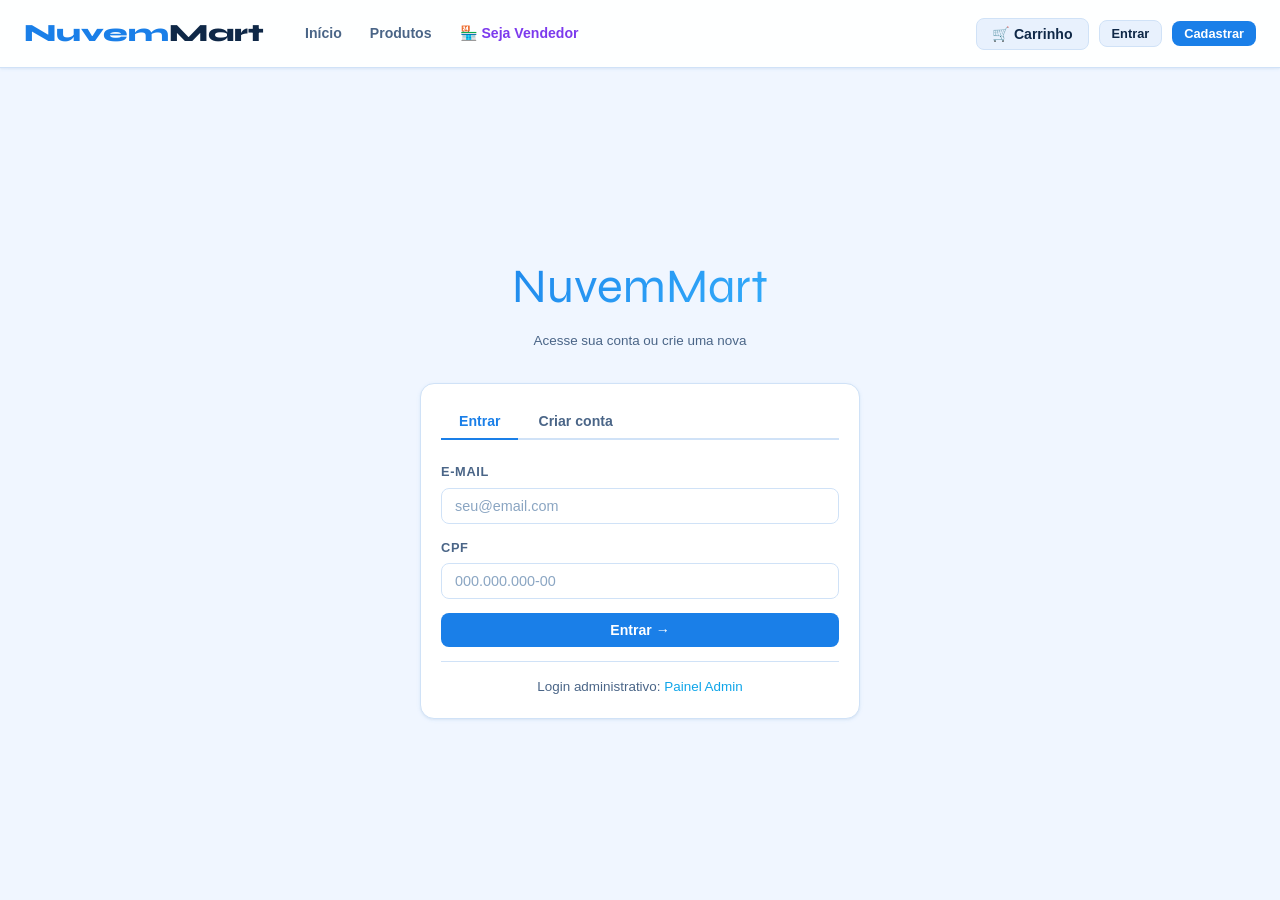
<file: minha-conta.html>
<!DOCTYPE html>
<html lang="pt-BR">
<head>
  <meta charset="UTF-8">
  <meta name="viewport" content="width=device-width, initial-scale=1.0">
  <title>Minha Conta — NuvemMart</title>
  <link rel="stylesheet" href="css/style.css">
</head>
<body>
  <div id="app-header"></div>
  <div class="page-wrapper">
    <div class="container">
      <div class="page-header mt-2">
        <h2>Minha Conta</h2>
      </div>

      <div class="profile-grid">
        <!-- Sidebar -->
        <div class="profile-card">
          <div class="profile-avatar" id="user-avatar">?</div>
          <div style="font-weight:600;font-size:1.1rem" id="user-name">—</div>
          <div class="text-muted text-sm" id="user-email">—</div>
          <div class="divider"></div>
          <nav style="display:flex;flex-direction:column;gap:4px">
            <button class="tab-btn active" onclick="showSection('pedidos',this)" style="text-align:left;width:100%;padding:10px 12px;border-radius:var(--radius-sm)">📦 Meus Pedidos</button>
            <button class="tab-btn" onclick="showSection('dados',this)" style="text-align:left;width:100%;padding:10px 12px;border-radius:var(--radius-sm)">👤 Meus Dados</button>
          </nav>
          <div class="divider"></div>
          <button class="btn btn-ghost btn-sm btn-full" onclick="doLogout()">Sair</button>
        </div>

        <!-- Content -->
        <div id="account-content">
          <div style="text-align:center;padding:64px"><div class="loader" style="border-top-color:var(--accent3)"></div></div>
        </div>
      </div>
    </div>
  </div>

  <script src="js/azure-config.js"></script>
  <script src="js/services.js"></script>
  <script src="js/ui.js"></script>
  <script>
    renderHeader(false);
    let currentCliente = null;
    let currentSection = 'pedidos';

    async function loadAccount() {
      const c = SessionService.getCliente();
      if (!c) { location.href = 'login.html'; return; }
      await initStorage();
      // Refresh from storage
      currentCliente = (await ClientesService.buscarPorId(c.RowKey)) || c;
      SessionService.setCliente(currentCliente);

      document.getElementById('user-avatar').textContent = currentCliente.Nome?.[0] || '?';
      document.getElementById('user-name').textContent = currentCliente.Nome;
      document.getElementById('user-email').textContent = currentCliente.Email;

      showSection(currentSection, document.querySelector('.tab-btn.active'));
    }

    function showSection(name, btn) {
      currentSection = name;
      document.querySelectorAll('.profile-card .tab-btn').forEach(b => b.classList.remove('active'));
      if (btn) btn.classList.add('active');
      if (name === 'pedidos') renderPedidos();
      else renderDados();
    }

    async function renderPedidos() {
      const el = document.getElementById('account-content');
      el.innerHTML = `<div style="text-align:center;padding:40px"><div class="loader" style="border-top-color:var(--accent3)"></div></div>`;
      const pedidos = await ClientesService.historicoPedidos(currentCliente.RowKey);
      if (pedidos.length === 0) {
        el.innerHTML = `<div class="empty-state"><div class="icon">📦</div><h3>Nenhum pedido ainda</h3><p class="text-muted text-sm">Seus pedidos aparecerão aqui</p><button class="btn btn-primary mt-2" onclick="location.href='produtos.html'">Comprar agora →</button></div>`;
        return;
      }
      el.innerHTML = pedidos.sort((a,b) => b.DataPedido > a.DataPedido ? 1 : -1).map(p => {
        const itens = JSON.parse(p.Itens || '[]');
        const statusColor = p.Status === 'Confirmado' ? 'badge-success' : 'badge-purple';
        return `<div class="card" style="margin-bottom:12px">
          <div class="card-body">
            <div class="flex justify-between items-center" style="margin-bottom:12px;flex-wrap:wrap;gap:8px">
              <div>
                <div style="font-family:var(--font-mono);font-size:0.78rem;color:var(--text2)">${p.RowKey}</div>
                <div style="font-size:0.85rem;color:var(--text2)">${formatDate(p.DataPedido)}</div>
              </div>
              <div style="display:flex;gap:8px;align-items:center">
                <span class="badge ${statusColor}">${p.Status}</span>
                <span style="font-family:var(--font-display);font-size:1.3rem;color:var(--success)">${formatCurrency(p.Total)}</span>
              </div>
            </div>
            <div style="display:flex;flex-direction:column;gap:4px">
              ${itens.map(i => `<div class="text-sm text-muted">${i.nome} × ${i.quantidade} — ${formatCurrency(i.valor * i.quantidade)}</div>`).join('')}
            </div>
            <div class="divider"></div>
            <div class="flex gap-3 text-sm text-muted">
              <span>💳 ${({pix:'PIX',cartao:'Cartão',boleto:'Boleto'})[p.MetodoPagamento]||p.MetodoPagamento}</span>
              <span>📦 ${({pac:'PAC',sedex:'SEDEX',retirada:'Retirada'})[p.MetodoEntrega]||p.MetodoEntrega}</span>
            </div>
          </div>
        </div>`;
      }).join('');
    }

    function renderDados() {
      const c = currentCliente;
      document.getElementById('account-content').innerHTML = `
        <div class="card">
          <div class="card-body">
            <div class="page-header" style="margin-bottom:20px">
              <h3 style="font-family:var(--font-body);font-size:1.1rem;font-weight:600">Dados pessoais</h3>
              <button class="btn btn-secondary btn-sm" id="edit-btn" onclick="toggleEdit()">Editar</button>
            </div>
            <div id="dados-form" style="display:flex;flex-direction:column;gap:14px">
              <div class="form-row cols-2">
                <div class="form-group"><label>Nome</label><input type="text" id="d-nome" value="${c.Nome||''}" readonly></div>
                <div class="form-group"><label>CPF</label><input type="text" id="d-cpf" value="${c.CPF||''}" readonly></div>
              </div>
              <div class="form-row cols-2">
                <div class="form-group"><label>E-mail</label><input type="email" id="d-email" value="${c.Email||''}" readonly></div>
                <div class="form-group"><label>Telefone</label><input type="text" id="d-tel" value="${c.Telefone||''}" readonly></div>
              </div>
              <div class="form-group"><label>Endereço</label><input type="text" id="d-end" value="${c.Endereco||''}" readonly></div>
              <div class="form-row cols-2">
                <div class="form-group"><label>Cidade</label><input type="text" id="d-cidade" value="${c.Cidade||''}" readonly></div>
                <div class="form-group"><label>CEP</label><input type="text" id="d-cep" value="${c.CEP||''}" readonly></div>
              </div>
            </div>
            <div id="save-bar" style="display:none;margin-top:16px">
              <button class="btn btn-primary" onclick="saveData()">Salvar alterações</button>
              <button class="btn btn-ghost" onclick="toggleEdit(true)" style="margin-left:8px">Cancelar</button>
            </div>
          </div>
        </div>`;
    }

    let editMode = false;
    function toggleEdit(cancel = false) {
      editMode = !editMode;
      if (cancel) editMode = false;
      const inputs = document.querySelectorAll('#dados-form input');
      inputs.forEach(i => { if (i.id !== 'd-cpf') i.readOnly = !editMode; });
      document.getElementById('edit-btn').textContent = editMode ? 'Cancelar' : 'Editar';
      document.getElementById('save-bar').style.display = editMode ? 'block' : 'none';
      if (cancel) renderDados();
    }

    async function saveData() {
      showLoader('Salvando...');
      try {
        const updated = await ClientesService.atualizar(currentCliente.RowKey, {
          nome: document.getElementById('d-nome').value,
          email: document.getElementById('d-email').value,
          telefone: document.getElementById('d-tel').value,
          endereco: document.getElementById('d-end').value,
          cidade: document.getElementById('d-cidade').value,
          cep: document.getElementById('d-cep').value,
          cpf: currentCliente.CPF,
        });
        currentCliente = updated;
        SessionService.setCliente(updated);
        showToast('Dados atualizados!', 'success');
        document.getElementById('user-name').textContent = updated.Nome;
        renderDados();
      } catch(e) { showToast(e.message, 'error'); }
      finally { hideLoader(); }
    }

    initStorage().then(loadAccount);
  </script>
</body>
</html>
</file>
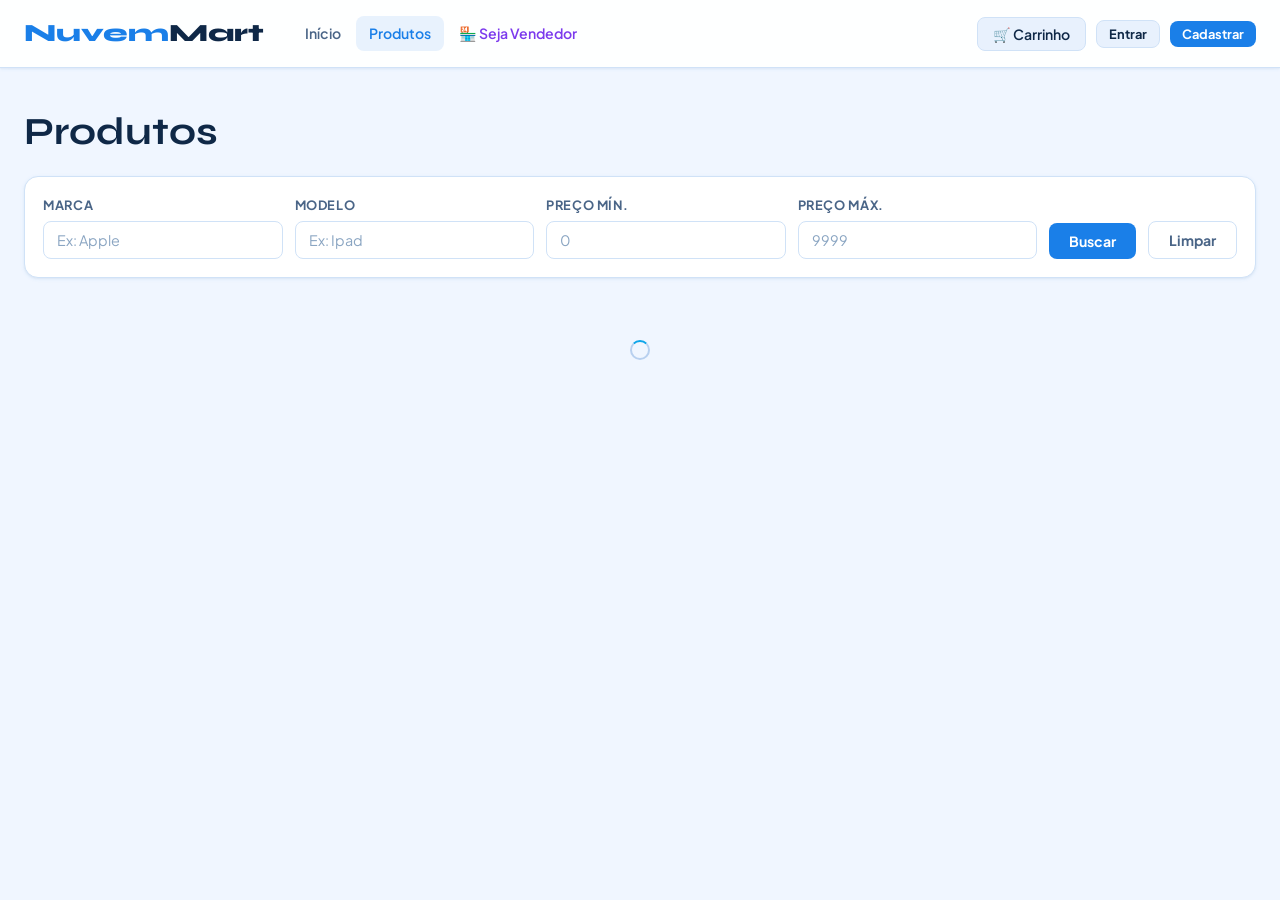
<file: produto.html>
<!DOCTYPE html>
<html lang="pt-BR">
<head>
  <meta charset="UTF-8">
  <meta name="viewport" content="width=device-width, initial-scale=1.0">
  <title>Produto — NuvemMart</title>
  <link rel="stylesheet" href="css/style.css">
</head>
<body>
  <div id="app-header"></div>
  <div class="page-wrapper">
    <div class="container">
      <button class="btn btn-ghost btn-sm mt-2" onclick="history.back()">← Voltar</button>
      <div id="product-content" style="margin-top:24px">
        <div style="text-align:center;padding:64px"><div class="loader" style="border-top-color:var(--accent3)"></div></div>
      </div>
    </div>
  </div>

  <script src="js/azure-config.js"></script>
  <script src="js/services.js"></script>
  <script src="js/ui.js"></script>
  <script>
    renderHeader(false);
    async function loadProduct() {
      const id = new URLSearchParams(location.search).get('id');
      if (!id) { location.href = 'produtos.html'; return; }
      await initStorage();
      const p = await ProdutosService.buscarPorId(id);
      if (!p) { document.getElementById('product-content').innerHTML = `<div class="empty-state"><div class="icon">❌</div><h3>Produto não encontrado</h3></div>`; return; }
      const stock = parseInt(p.Quantidade);
      const img = p.ImagemUrl
        ? `<img class="product-detail-img" src="${getBlobUrl(p.ImagemUrl)}" alt="${p.Modelo}" onerror="this.style.background='var(--surface)'"`
        : `<div class="product-detail-img" style="display:flex;align-items:center;justify-content:center;font-size:5rem;background:var(--surface)">📦</div>`;
      document.title = `${p.Marca} ${p.Modelo} — NuvemMart`;
      document.getElementById('product-content').innerHTML = `
        <div class="product-detail-grid">
          <div>${img}</div>
          <div class="product-detail-info">
            <div>
              <div class="product-brand" style="font-size:0.85rem;color:var(--accent);font-weight:600;text-transform:uppercase;letter-spacing:.1em;margin-bottom:4px">${p.Marca}</div>
              <h2 style="font-family:var(--font-display);font-size:2.5rem;line-height:1.1;margin-bottom:12px">${p.Modelo}</h2>
              ${p.Descricao ? `<p style="color:var(--text2);line-height:1.7">${p.Descricao}</p>` : ''}
            </div>
            <div class="divider"></div>
            <div class="product-detail-price">${formatCurrency(p.Valor)}</div>
            <div class="${stock < 5 && stock > 0 ? 'badge badge-warn' : stock === 0 ? 'badge badge-danger' : 'badge badge-success'}">
              ${stock > 0 ? `${stock} em estoque` : 'Indisponível'}
            </div>
            ${stock > 0 ? `
            <div class="qty-selector">
              <label style="font-size:.82rem;font-weight:600;color:var(--text2);text-transform:uppercase;letter-spacing:.05em">Quantidade</label>
              <button class="qty-btn" onclick="changeQty(-1)">−</button>
              <input type="number" id="qty-input" value="1" min="1" max="${stock}" style="width:64px;text-align:center">
              <button class="qty-btn" onclick="changeQty(1)">+</button>
            </div>
            <button class="btn btn-primary btn-lg btn-full" onclick="addToCart()">🛒 Adicionar ao Carrinho</button>
            <button class="btn btn-secondary btn-full" onclick="buyNow()">Comprar Agora →</button>
            ` : `<button class="btn btn-ghost btn-full" disabled>Produto Indisponível</button>`}
          </div>
        </div>`;
      window._currentProduct = p;
    }
    function changeQty(delta) {
      const input = document.getElementById('qty-input');
      const max = parseInt(window._currentProduct?.Quantidade || 1);
      let v = parseInt(input.value) + delta;
      v = Math.max(1, Math.min(max, v));
      input.value = v;
    }
    function addToCart() {
      const p = window._currentProduct;
      const qty = parseInt(document.getElementById('qty-input').value) || 1;
      CartService.add(p, qty);
      showToast(`${p.Marca} ${p.Modelo} (x${qty}) adicionado!`, 'success');
    }
    function buyNow() {
      addToCart();
      location.href = 'checkout.html';
    }
    loadProduct();
  </script>
</body>
</html>
</file>
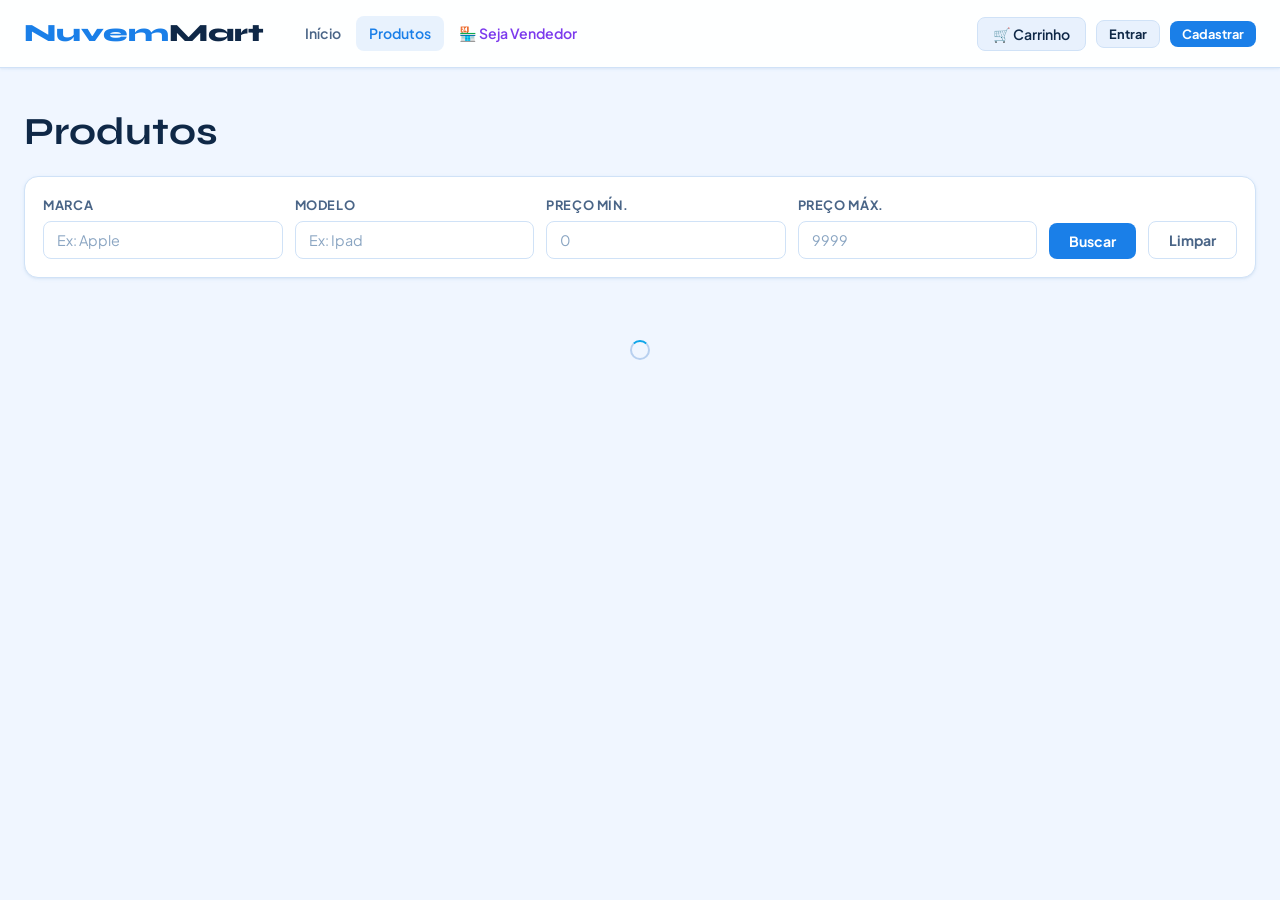
<file: produtos.html>
<!DOCTYPE html>
<html lang="pt-BR">
<head>
  <meta charset="UTF-8">
  <meta name="viewport" content="width=device-width, initial-scale=1.0">
  <title>Produtos — NuvemMart</title>
  <link rel="stylesheet" href="css/style.css">
</head>
<body>
  <div id="app-header"></div>
  <div class="page-wrapper">
    <div class="container">
      <div class="page-header mt-2">
        <h2>Produtos</h2>
      </div>

      <div class="search-bar">
        <div class="form-group">
          <label>Marca</label>
          <input type="text" id="f-marca" placeholder="Ex: Apple">
        </div>
        <div class="form-group">
          <label>Modelo</label>
          <input type="text" id="f-modelo" placeholder="Ex: Ipad">
        </div>
        <div class="form-group">
          <label>Preço mín.</label>
          <input type="number" id="f-min" placeholder="0">
        </div>
        <div class="form-group">
          <label>Preço máx.</label>
          <input type="number" id="f-max" placeholder="9999">
        </div>
        <button class="btn btn-primary" onclick="loadProducts()">Buscar</button>
        <button class="btn btn-ghost" onclick="clearFilters()">Limpar</button>
      </div>

      <div id="product-count" class="text-muted text-sm" style="margin-bottom:16px"></div>
      <div class="products-grid" id="products-grid">
        <div style="grid-column:1/-1;text-align:center;padding:64px">
          <div class="loader" style="border-top-color:var(--accent3)"></div>
        </div>
      </div>
    </div>
  </div>

  <script src="js/azure-config.js"></script>
  <script src="js/services.js"></script>
  <script src="js/ui.js"></script>
  <script>
    renderHeader(false);
    async function loadProducts() {
      const grid = document.getElementById('products-grid');
      grid.innerHTML = `<div style="grid-column:1/-1;text-align:center;padding:40px"><div class="loader" style="border-top-color:var(--accent3)"></div></div>`;
      const filtros = {
        marca: document.getElementById('f-marca').value,
        modelo: document.getElementById('f-modelo').value,
        precoMin: document.getElementById('f-min').value,
        precoMax: document.getElementById('f-max').value,
      };
      const produtos = (await ProdutosService.listar(filtros)).filter(p => p.Ativo !== false);
      document.getElementById('product-count').textContent = `${produtos.length} produto(s) encontrado(s)`;
      if (produtos.length === 0) {
        grid.innerHTML = `<div style="grid-column:1/-1" class="empty-state"><div class="icon">🔍</div><h3>Nenhum produto encontrado</h3></div>`;
        return;
      }
      grid.innerHTML = produtos.map(p => {
        const img = p.ImagemUrl
          ? `<img class="product-img" src="${getBlobUrl(p.ImagemUrl)}" alt="${p.Modelo}" onerror="this.parentElement.innerHTML='<div class=product-img-placeholder>📦</div>'">`
          : `<div class="product-img-placeholder">📦</div>`;
        const stock = parseInt(p.Quantidade);
        return `<div class="product-card">
          ${img}
          <div class="product-info">
            <div class="product-brand">${p.Marca}</div>
            <div class="product-name">${p.Modelo}</div>
            ${p.Descricao ? `<div class="text-muted text-sm" style="display:-webkit-box;-webkit-line-clamp:2;-webkit-box-orient:vertical;overflow:hidden">${p.Descricao}</div>` : ''}
            <div class="product-price">${formatCurrency(p.Valor)}</div>
            <div class="product-stock">${stock > 0 ? `${stock} em estoque` : '<span style="color:var(--danger)">Indisponível</span>'}</div>
          </div>
          <div class="product-actions">
            ${stock > 0 ? `<button class="btn btn-primary btn-sm" style="flex:1" onclick='addToCart(${JSON.stringify(p).replace(/'/g,"&#39;")})'>+ Carrinho</button>` : `<button class="btn btn-ghost btn-sm" style="flex:1" disabled>Indisponível</button>`}
            <button class="btn btn-ghost btn-sm" onclick="location.href='produto.html?id=${p.RowKey}'">Ver</button>
          </div>
        </div>`;
      }).join('');
    }
    function clearFilters() {
      ['f-marca','f-modelo','f-min','f-max'].forEach(id => document.getElementById(id).value = '');
      loadProducts();
    }
    function addToCart(p) {
      CartService.add(p); showToast(`${p.Marca} ${p.Modelo} adicionado!`, 'success');
    }
    initStorage().then(loadProducts);
  </script>
</body>
</html>
</file>
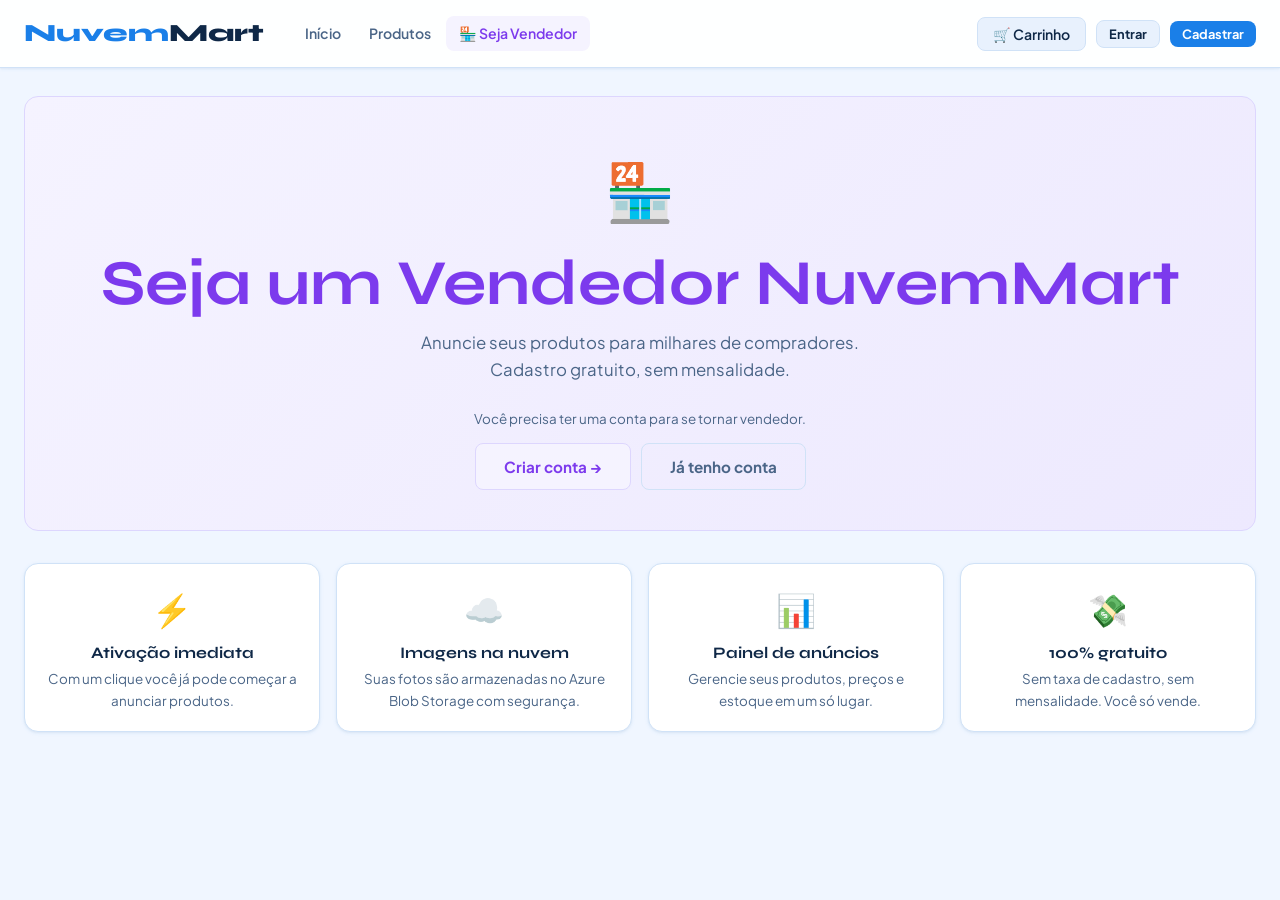
<file: seja-vendedor.html>
<!DOCTYPE html>
<html lang="pt-BR">
<head>
  <meta charset="UTF-8"><meta name="viewport" content="width=device-width, initial-scale=1.0">
  <title>Seja Vendedor — NuvemMart</title>
  <link rel="stylesheet" href="css/style.css">
</head>
<body>
  <div id="app-header"></div>
  <div class="page-wrapper">
    <div class="container">
      <!-- Hero vendedor -->
      <div style="text-align:center;padding:48px 24px 40px;background:linear-gradient(135deg,#f5f3ff,#ede9fe);border-radius:var(--radius);margin-bottom:32px;border:1px solid var(--seller-border)">
        <div style="font-size:3.5rem;margin-bottom:12px">🏪</div>
        <h1 style="color:var(--seller);margin-bottom:10px">Seja um Vendedor NuvemMart</h1>
        <p style="color:var(--text2);font-size:1.05rem;max-width:480px;margin:0 auto 24px">Anuncie seus produtos para milhares de compradores. Cadastro gratuito, sem mensalidade.</p>
        <div id="cta-area">
          <div style="text-align:center;padding:20px"><div class="loader" style="border-top-color:var(--seller)"></div></div>
        </div>
      </div>

      <!-- Benefícios -->
      <div style="display:grid;grid-template-columns:repeat(auto-fit,minmax(220px,1fr));gap:16px;margin-bottom:40px">
        <div class="card card-body" style="text-align:center">
          <div style="font-size:2rem;margin-bottom:8px">⚡</div>
          <h3 style="font-size:1rem;margin-bottom:6px">Ativação imediata</h3>
          <p class="text-muted text-sm">Com um clique você já pode começar a anunciar produtos.</p>
        </div>
        <div class="card card-body" style="text-align:center">
          <div style="font-size:2rem;margin-bottom:8px">☁️</div>
          <h3 style="font-size:1rem;margin-bottom:6px">Imagens na nuvem</h3>
          <p class="text-muted text-sm">Suas fotos são armazenadas no Azure Blob Storage com segurança.</p>
        </div>
        <div class="card card-body" style="text-align:center">
          <div style="font-size:2rem;margin-bottom:8px">📊</div>
          <h3 style="font-size:1rem;margin-bottom:6px">Painel de anúncios</h3>
          <p class="text-muted text-sm">Gerencie seus produtos, preços e estoque em um só lugar.</p>
        </div>
        <div class="card card-body" style="text-align:center">
          <div style="font-size:2rem;margin-bottom:8px">💸</div>
          <h3 style="font-size:1rem;margin-bottom:6px">100% gratuito</h3>
          <p class="text-muted text-sm">Sem taxa de cadastro, sem mensalidade. Você só vende.</p>
        </div>
      </div>
    </div>
  </div>

  <script src="js/azure-config.js"></script><script src="js/services.js"></script><script src="js/ui.js"></script>
  <script>
    renderHeader(false);
    function renderCTA() {
      const cliente = SessionService.getCliente();
      const cta = document.getElementById('cta-area');
      if (!cliente) {
        cta.innerHTML = `
          <p class="text-muted text-sm" style="margin-bottom:14px">Você precisa ter uma conta para se tornar vendedor.</p>
          <div style="display:flex;gap:10px;justify-content:center;flex-wrap:wrap">
            <button class="btn btn-seller btn-lg" onclick="location.href='login.html'">Criar conta →</button>
            <button class="btn btn-ghost btn-lg" onclick="location.href='login.html'">Já tenho conta</button>
          </div>`;
        return;
      }
      if (SellerService.isSeller(cliente)) {
        cta.innerHTML = `
          <div class="alert alert-seller" style="display:inline-flex;margin-bottom:14px">✓ Você já é um vendedor NuvemMart!</div><br>
          <button class="btn btn-seller btn-lg" onclick="location.href='vendedor.html'">Ir para Meus Anúncios →</button>`;
        return;
      }
      cta.innerHTML = `
        <p class="text-muted text-sm" style="margin-bottom:14px">Olá, <strong>${cliente.Nome.split(' ')[0]}</strong>! Clique abaixo para ativar sua conta de vendedor.</p>
        <button class="btn btn-seller btn-lg" id="become-btn" onclick="becomeSeller()">🏪 Ativar conta de vendedor</button>`;
    }
    async function becomeSeller() {
      const btn = document.getElementById('become-btn');
      btn.disabled = true; btn.textContent = 'Ativando...';
      try {
        await initStorage();
        await SellerService.becomeSeller(SessionService.getCliente().RowKey);
        showToast('Parabéns! Você agora é um vendedor!', 'success');
        setTimeout(() => location.href = 'vendedor.html', 800);
      } catch(e) { showToast(e.message, 'error'); btn.disabled = false; btn.textContent = '🏪 Ativar conta de vendedor'; }
    }
    initStorage().then(renderCTA);
  </script>
</body>
</html>
</file>
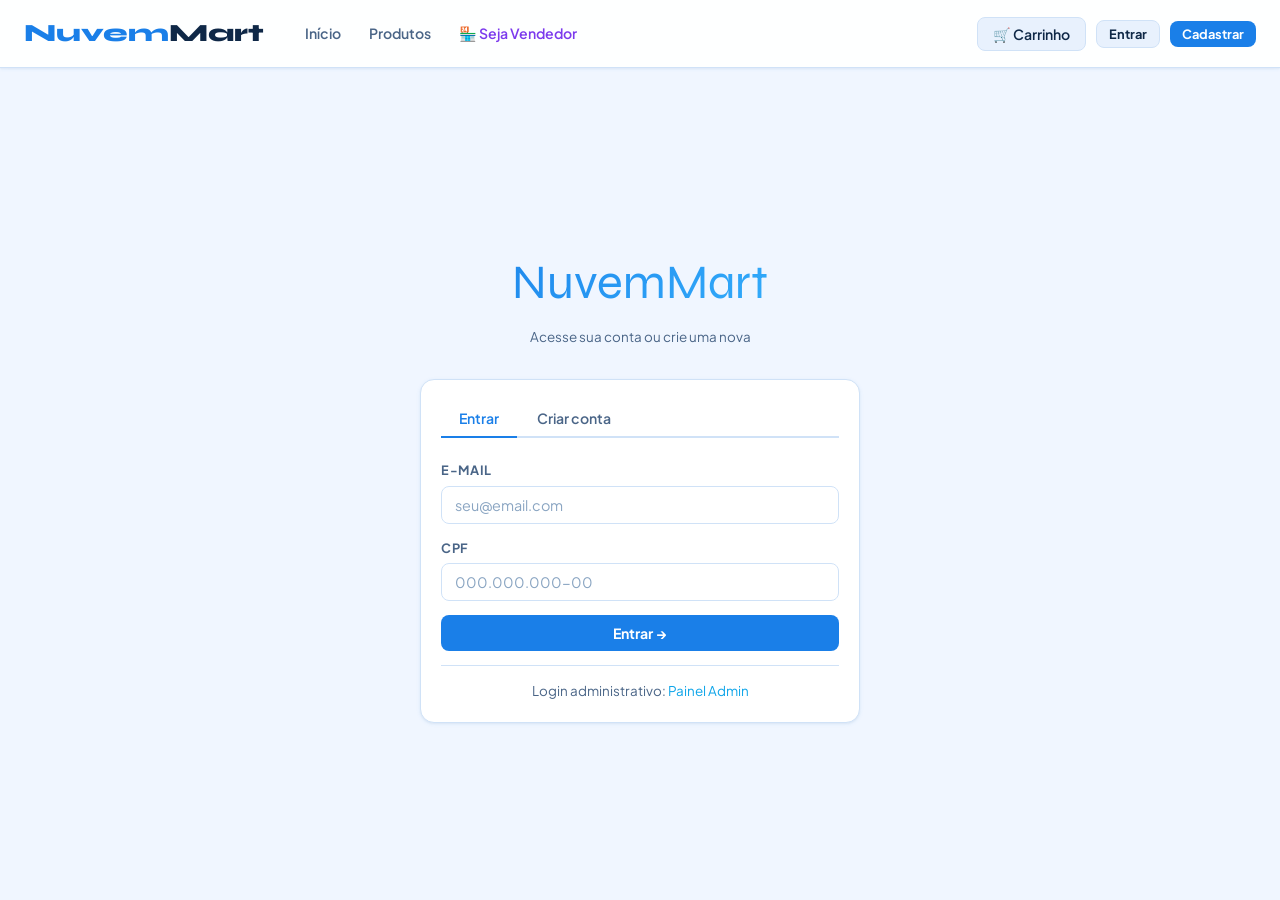
<file: vendedor.html>
<!DOCTYPE html>
<html lang="pt-BR">
<head>
  <meta charset="UTF-8"><meta name="viewport" content="width=device-width, initial-scale=1.0">
  <title>Meus Anúncios — NuvemMart</title>
  <link rel="stylesheet" href="css/style.css">
</head>
<body>
  <div id="app-header"></div>
  <div class="page-wrapper">
    <div class="container">
      <div class="page-header mt-2">
        <h2>Meus Anúncios</h2>
        <button class="btn btn-seller" onclick="openProductModal()">+ Novo Anúncio</button>
      </div>

      <div class="seller-stats" id="seller-stats">
        <div class="seller-stat"><div class="stat-label">Anúncios</div><div class="stat-value" id="s-anuncios">—</div></div>
        <div class="seller-stat"><div class="stat-label">Em estoque</div><div class="stat-value" id="s-estoque">—</div></div>
        <div class="seller-stat"><div class="stat-label">Sem estoque</div><div class="stat-value" id="s-semestoque">—</div></div>
      </div>

      <div class="products-grid" id="seller-grid">
        <div style="grid-column:1/-1;text-align:center;padding:40px"><div class="loader" style="border-top-color:var(--seller)"></div></div>
      </div>
    </div>
  </div>

  <!-- Modal produto -->
  <div class="modal-overlay" id="product-modal">
    <div class="modal">
      <div class="modal-header" style="background:var(--seller-bg)">
        <h3 id="modal-title" style="color:var(--seller)">Novo Anúncio</h3>
        <button class="modal-close" onclick="closeModal('product-modal')">✕</button>
      </div>
      <div class="modal-body">
        <input type="hidden" id="p-id">
        <div class="form-row cols-2">
          <div class="form-group"><label>Marca *</label><input type="text" id="p-marca" placeholder="Ex: Apple"></div>
          <div class="form-group"><label>Modelo *</label><input type="text" id="p-modelo" placeholder="Ex: Iphone 17 Pro Max 256gb"></div>
        </div>
        <div class="form-row cols-2">
          <div class="form-group"><label>Valor (R$) *</label><input type="number" id="p-valor" step="0.01" min="0"></div>
          <div class="form-group"><label>Quantidade *</label><input type="number" id="p-qtd" min="0"></div>
        </div>
        <div class="form-group"><label>Descrição</label><textarea id="p-desc" placeholder="Descreva seu produto..."></textarea></div>
        <div class="form-group">
          <label>Foto do produto</label>
          <div class="file-input-wrapper">
            <input type="file" id="p-foto" accept="image/*" onchange="previewImage(this)">
            <div class="file-input-label" id="file-label">
              <div style="font-size:1.5rem;margin-bottom:6px">📷</div>
              <div>Clique para selecionar a foto</div>
              <div style="font-size:.75rem;color:var(--text3);margin-top:2px">JPG, PNG, WebP — máx. 5MB</div>
            </div>
          </div>
          <img id="img-preview" style="display:none;width:100%;max-height:180px;object-fit:contain;border-radius:var(--radius-sm);margin-top:8px;border:1px solid var(--border);background:var(--bg3);padding:6px">
        </div>
        <div id="modal-error"></div>
      </div>
      <div class="modal-footer" style="background:var(--seller-bg)">
        <button class="btn btn-ghost" onclick="closeModal('product-modal')">Cancelar</button>
        <button class="btn btn-seller" onclick="saveProduct()" id="save-btn">Publicar Anúncio</button>
      </div>
    </div>
  </div>

  <script src="js/azure-config.js"></script><script src="js/services.js"></script><script src="js/ui.js"></script>
  <script>
    renderHeader(false);
    let myProdutos = [];
    let currentCliente = null;

    async function loadDashboard() {
      const c = SessionService.getCliente();
      if (!c) { location.href = 'login.html'; return; }
      if (!SellerService.isSeller(c)) { location.href = 'seja-vendedor.html'; return; }
      await initStorage();
      currentCliente = c;
      const todos = await ProdutosService.listar();
      myProdutos = todos.filter(p => p.VendedorId === c.RowKey);
      document.getElementById('s-anuncios').textContent = myProdutos.length;
      document.getElementById('s-estoque').textContent = myProdutos.filter(p => parseInt(p.Quantidade) > 0).length;
      document.getElementById('s-semestoque').textContent = myProdutos.filter(p => parseInt(p.Quantidade) === 0).length;
      renderGrid();
    }

    function renderGrid() {
      const grid = document.getElementById('seller-grid');
      if (!myProdutos.length) {
        grid.innerHTML = `<div style="grid-column:1/-1" class="empty-state"><div class="icon">📦</div><h3>Nenhum anúncio ainda</h3><p class="text-muted text-sm">Clique em "+ Novo Anúncio" para começar</p></div>`;
        return;
      }
      grid.innerHTML = myProdutos.map(p => {
        const img = p.ImagemUrl ? `<img class="product-img" src="${getBlobUrl(p.ImagemUrl)}" alt="${p.Modelo}" onerror="this.parentElement.innerHTML='<div class=product-img-placeholder>📦</div>'">` : `<div class="product-img-placeholder">📦</div>`;
        const stock = parseInt(p.Quantidade);
        return `<div class="product-card" style="border-color:var(--seller-border)">
          ${img}
          <div class="product-info">
            <div class="product-brand" style="color:var(--seller)">${p.Marca}</div>
            <div class="product-name">${p.Modelo}</div>
            <div class="product-price">${formatCurrency(p.Valor)}</div>
            <div class="product-stock">${stock > 0 ? `${stock} em estoque` : '<span style="color:var(--danger)">Sem estoque</span>'}</div>
          </div>
          <div class="product-actions">
            <button class="btn btn-seller btn-sm" style="flex:1" onclick='editProduct(${JSON.stringify(p).replace(/'/g,"&#39;")})'>✏️ Editar</button>
            <button class="btn btn-danger btn-sm" onclick="deleteProduct('${p.RowKey}','${p.Modelo}')">🗑️</button>
          </div>
        </div>`;
      }).join('');
    }

    function openProductModal(p = null) {
      document.getElementById('modal-title').textContent = p ? 'Editar Anúncio' : 'Novo Anúncio';
      document.getElementById('p-id').value = p?.RowKey || '';
      document.getElementById('p-marca').value = p?.Marca || '';
      document.getElementById('p-modelo').value = p?.Modelo || '';
      document.getElementById('p-valor').value = p?.Valor || '';
      document.getElementById('p-qtd').value = p?.Quantidade || '';
      document.getElementById('p-desc').value = p?.Descricao || '';
      document.getElementById('p-foto').value = '';
      document.getElementById('modal-error').innerHTML = '';
      const prev = document.getElementById('img-preview');
      const lbl = document.getElementById('file-label');
      if (p?.ImagemUrl) { prev.src = getBlobUrl(p.ImagemUrl); prev.style.display = 'block'; lbl.innerHTML = `<div style="font-size:1rem;color:var(--seller)">✓ Imagem atual. Selecione para trocar.</div>`; }
      else { prev.style.display = 'none'; lbl.innerHTML = `<div style="font-size:1.5rem;margin-bottom:6px">📷</div><div>Clique para selecionar a foto</div>`; }
      openModal('product-modal');
    }
    function editProduct(p) { openProductModal(p); }

    function previewImage(input) {
      const file = input.files[0]; if (!file) return;
      const reader = new FileReader();
      reader.onload = e => {
        const prev = document.getElementById('img-preview');
        prev.src = e.target.result; prev.style.display = 'block';
        document.getElementById('file-label').innerHTML = `<div style="color:var(--seller);font-size:.9rem">✓ ${file.name}</div>`;
      };
      reader.readAsDataURL(file);
    }

    async function saveProduct() {
      const id = document.getElementById('p-id').value;
      const marca = document.getElementById('p-marca').value.trim();
      const modelo = document.getElementById('p-modelo').value.trim();
      const valor = document.getElementById('p-valor').value;
      const qtd = document.getElementById('p-qtd').value;
      const errEl = document.getElementById('modal-error');
      errEl.innerHTML = '';
      if (!marca || !modelo || !valor || qtd === '') { errEl.innerHTML = `<div class="alert alert-error">Preencha todos os campos obrigatórios.</div>`; return; }
      const foto = document.getElementById('p-foto').files[0];
      const btn = document.getElementById('save-btn');
      btn.disabled = true; btn.innerHTML = `<div class="loader" style="border-top-color:var(--seller)"></div> Publicando...`;
      showLoader('Publicando anúncio...');
      try {
        const data = { marca, modelo, valor, quantidade: qtd, descricao: document.getElementById('p-desc').value, vendedorId: currentCliente.RowKey, vendedorNome: currentCliente.Nome };
        if (id) {
          if (!foto) { const ex = myProdutos.find(p => p.RowKey === id); data.imagemUrl = ex?.ImagemUrl || ''; }
          await ProdutosService.atualizar(id, data, foto || null);
          showToast('Anúncio atualizado!', 'success');
        } else {
          await ProdutosService.salvar(data, foto || null);
          showToast('Anúncio publicado!', 'success');
        }
        closeModal('product-modal');
        await loadDashboard();
      } catch(e) { errEl.innerHTML = `<div class="alert alert-error">${e.message}</div>`; }
      finally { btn.disabled = false; btn.textContent = 'Publicar Anúncio'; hideLoader(); }
    }

    async function deleteProduct(id, nome) {
      if (!await confirmDialog(`Excluir anúncio "${nome}"?`)) return;
      showLoader('Excluindo...');
      try { await ProdutosService.excluir(id); showToast('Anúncio removido.', 'success'); await loadDashboard(); }
      catch(e) { showToast(e.message, 'error'); } finally { hideLoader(); }
    }

    loadDashboard();
  </script>
</body>
</html>
</file>
<file: css/style.css>
@import url('https://fonts.googleapis.com/css2?family=Plus+Jakarta+Sans:wght@300;400;500;600;700;800&family=Syne:wght@600;700;800&family=DM+Mono:wght@400;500&display=swap');

:root {
  --bg:        #f0f6ff;
  --bg2:       #ffffff;
  --bg3:       #e8f1fd;
  --surface:   #ffffff;
  --surface2:  #f5f9ff;
  --border:    #d0e2f7;
  --border2:   #b8d0ef;
  --accent:    #1a7fe8;
  --accent-h:  #1266c5;
  --accent2:   #38b6ff;
  --accent3:   #0ea5e9;
  --text:      #0f2847;
  --text2:     #4a6587;
  --text3:     #8aa5c2;
  --success:   #059669;
  --warn:      #d97706;
  --danger:    #dc2626;
  --seller:    #7c3aed;
  --seller-bg: #f5f3ff;
  --seller-border: #ddd6fe;
  --radius:    14px;
  --radius-sm: 8px;
  --shadow-sm: 0 1px 4px rgba(26,127,232,0.08), 0 1px 2px rgba(0,0,0,0.04);
  --shadow:    0 4px 16px rgba(26,127,232,0.12), 0 2px 6px rgba(0,0,0,0.06);
  --shadow-lg: 0 12px 40px rgba(26,127,232,0.18), 0 4px 12px rgba(0,0,0,0.08);
  --font-display: 'Syne', sans-serif;
  --font-body:    'Plus Jakarta Sans', sans-serif;
  --font-mono:    'DM Mono', monospace;
  --transition:   all 0.18s cubic-bezier(0.4,0,0.2,1);
}

*,*::before,*::after{box-sizing:border-box;margin:0;padding:0}
html{scroll-behavior:smooth}
body{font-family:var(--font-body);background:var(--bg);color:var(--text);min-height:100vh;line-height:1.6;font-size:15px}
::-webkit-scrollbar{width:6px}::-webkit-scrollbar-track{background:var(--bg3)}::-webkit-scrollbar-thumb{background:var(--border2);border-radius:3px}::-webkit-scrollbar-thumb:hover{background:var(--accent)}
h1,h2,h3{font-family:var(--font-display);line-height:1.15;color:var(--text)}
h1{font-size:clamp(2.2rem,5vw,4rem)}h2{font-size:clamp(1.6rem,3vw,2.4rem)}h3{font-size:clamp(1.1rem,2vw,1.5rem)}
a{color:inherit;text-decoration:none;transition:var(--transition)}
.container{max-width:1280px;margin:0 auto;padding:0 24px}
.page-wrapper{min-height:calc(100vh - 68px);padding:28px 0 64px}

/* HEADER */
header{position:sticky;top:0;z-index:100;background:rgba(255,255,255,0.93);backdrop-filter:blur(16px);border-bottom:1px solid var(--border);height:68px;box-shadow:var(--shadow-sm)}
.header-inner{height:100%;display:flex;align-items:center;gap:28px}
.logo{font-family:var(--font-display);font-size:1.55rem;font-weight:800;white-space:nowrap;color:var(--accent)}
.logo span{color:var(--text)}
nav{display:flex;gap:2px;flex:1}
nav a{padding:6px 13px;border-radius:var(--radius-sm);color:var(--text2);font-size:.88rem;font-weight:600;transition:var(--transition)}
nav a:hover{background:var(--bg3);color:var(--accent)}
nav a.active{background:#e8f2fd;color:var(--accent)}
nav a.seller-link{color:var(--seller)}
nav a.seller-link:hover,nav a.seller-link.active{background:var(--seller-bg)}
.header-actions{display:flex;align-items:center;gap:10px;margin-left:auto}
.btn-cart{position:relative;display:flex;align-items:center;gap:7px;padding:7px 15px;background:var(--bg3);border:1px solid var(--border);border-radius:var(--radius-sm);cursor:pointer;color:var(--text);font-family:var(--font-body);font-size:.88rem;font-weight:600;transition:var(--transition)}
.btn-cart:hover{border-color:var(--accent);color:var(--accent);background:#e8f2fd}
#cart-badge{position:absolute;top:-6px;right:-6px;background:var(--accent);color:white;width:18px;height:18px;border-radius:50%;display:none;align-items:center;justify-content:center;font-size:.65rem;font-weight:700}
.user-pill{display:flex;align-items:center;gap:8px;padding:5px 12px;background:var(--bg3);border:1px solid var(--border);border-radius:99px;font-size:.84rem;cursor:pointer;transition:var(--transition)}
.user-pill:hover{border-color:var(--accent)}
.user-avatar{width:24px;height:24px;border-radius:50%;background:linear-gradient(135deg,var(--accent),var(--accent2));display:flex;align-items:center;justify-content:center;font-size:.7rem;font-weight:700;color:white}

/* BUTTONS */
.btn{display:inline-flex;align-items:center;gap:7px;padding:9px 20px;border-radius:var(--radius-sm);font-family:var(--font-body);font-size:.88rem;font-weight:700;cursor:pointer;border:none;transition:var(--transition);white-space:nowrap}
.btn-primary{background:var(--accent);color:white}
.btn-primary:hover{background:var(--accent-h);transform:translateY(-1px);box-shadow:0 4px 14px rgba(26,127,232,.35)}
.btn-secondary{background:var(--bg3);color:var(--text);border:1px solid var(--border)}
.btn-secondary:hover{border-color:var(--accent);color:var(--accent);background:#e8f2fd}
.btn-ghost{background:transparent;color:var(--text2);border:1px solid var(--border)}
.btn-ghost:hover{background:var(--bg3);color:var(--text);border-color:var(--border2)}
.btn-danger{background:#fef2f2;color:var(--danger);border:1px solid #fecaca}
.btn-danger:hover{background:#fee2e2}
.btn-success{background:#ecfdf5;color:var(--success);border:1px solid #a7f3d0}
.btn-seller{background:var(--seller-bg);color:var(--seller);border:1px solid var(--seller-border)}
.btn-seller:hover{background:#ede9fe}
.btn-sm{padding:5px 12px;font-size:.8rem}
.btn-lg{padding:13px 28px;font-size:.95rem}
.btn-full{width:100%;justify-content:center}
.btn:disabled{opacity:.45;cursor:not-allowed;transform:none !important;box-shadow:none !important}

/* FORMS */
.form-group{display:flex;flex-direction:column;gap:5px}
.form-row{display:grid;gap:14px}
.form-row.cols-2{grid-template-columns:1fr 1fr}
.form-row.cols-3{grid-template-columns:1fr 1fr 1fr}
label{font-size:.8rem;font-weight:700;color:var(--text2);text-transform:uppercase;letter-spacing:.05em}
input,select,textarea{background:var(--surface);border:1.5px solid var(--border);border-radius:var(--radius-sm);color:var(--text);padding:9px 13px;font-family:var(--font-body);font-size:.9rem;transition:var(--transition);width:100%}
input:focus,select:focus,textarea:focus{outline:none;border-color:var(--accent);box-shadow:0 0 0 3px rgba(26,127,232,.12)}
input::placeholder,textarea::placeholder{color:var(--text3)}
textarea{resize:vertical;min-height:80px}
.file-input-wrapper{position:relative;border:2px dashed var(--border);border-radius:var(--radius);padding:22px;text-align:center;transition:var(--transition);cursor:pointer;background:var(--bg3)}
.file-input-wrapper:hover{border-color:var(--accent);background:#e8f2fd}
.file-input-wrapper input[type="file"]{position:absolute;inset:0;opacity:0;cursor:pointer;width:100%;height:100%}
.file-input-label{color:var(--text2);font-size:.88rem}

/* CARDS */
.card{background:var(--surface);border:1px solid var(--border);border-radius:var(--radius);overflow:hidden;transition:var(--transition);box-shadow:var(--shadow-sm)}
.card:hover{border-color:var(--border2);box-shadow:var(--shadow)}
.card-body{padding:20px}

/* PRODUCT GRID */
.products-grid{display:grid;grid-template-columns:repeat(auto-fill,minmax(230px,1fr));gap:18px}
.product-card{background:var(--surface);border:1.5px solid var(--border);border-radius:var(--radius);overflow:hidden;transition:var(--transition);display:flex;flex-direction:column;box-shadow:var(--shadow-sm)}
.product-card:hover{border-color:var(--accent);transform:translateY(-3px);box-shadow:var(--shadow)}
.product-img{width:100%;height:200px;object-fit:contain;background:var(--bg3);padding:8px}
.product-img-placeholder{width:100%;height:200px;background:var(--bg3);display:flex;align-items:center;justify-content:center;color:var(--text3);font-size:2.5rem}
.product-info{padding:14px 16px;flex:1;display:flex;flex-direction:column;gap:6px}
.product-brand{font-size:.72rem;color:var(--accent);font-weight:700;text-transform:uppercase;letter-spacing:.1em}
.product-name{font-family:var(--font-display);font-size:1.05rem;line-height:1.25;color:var(--text)}
.product-seller-badge{font-size:.72rem;color:var(--seller);font-weight:600}
.product-price{font-size:1.25rem;font-weight:800;color:var(--accent);margin-top:auto;font-family:var(--font-display)}
.product-stock{font-size:.75rem;color:var(--text3)}
.product-actions{display:flex;gap:8px;padding:10px 14px;border-top:1px solid var(--border);background:var(--bg3)}

/* TABLE */
.table-wrapper{overflow-x:auto;border-radius:var(--radius);border:1px solid var(--border);box-shadow:var(--shadow-sm)}
table{width:100%;border-collapse:collapse;background:white}
thead{background:var(--bg3)}
thead th{padding:11px 16px;text-align:left;font-size:.75rem;font-weight:700;color:var(--text2);text-transform:uppercase;letter-spacing:.06em;white-space:nowrap}
tbody tr{border-top:1px solid var(--border);transition:var(--transition)}
tbody tr:hover{background:var(--bg3)}
tbody td{padding:11px 16px;font-size:.88rem}

/* MODAL */
.modal-overlay{position:fixed;inset:0;z-index:200;background:rgba(15,40,71,.35);backdrop-filter:blur(4px);display:flex;align-items:center;justify-content:center;padding:24px;opacity:0;pointer-events:none;transition:var(--transition)}
.modal-overlay.open{opacity:1;pointer-events:all}
.modal{background:var(--surface);border:1px solid var(--border);border-radius:var(--radius);width:100%;max-width:560px;max-height:90vh;overflow-y:auto;transform:translateY(16px) scale(.98);transition:var(--transition);box-shadow:var(--shadow-lg)}
.modal-overlay.open .modal{transform:none}
.modal-header{padding:18px 22px;border-bottom:1px solid var(--border);display:flex;align-items:center;justify-content:space-between;background:var(--bg3);border-radius:var(--radius) var(--radius) 0 0}
.modal-close{background:none;border:none;color:var(--text2);cursor:pointer;font-size:1.1rem;padding:4px;transition:var(--transition)}
.modal-close:hover{color:var(--danger)}
.modal-body{padding:22px;display:flex;flex-direction:column;gap:14px}
.modal-footer{padding:14px 22px;border-top:1px solid var(--border);display:flex;gap:10px;justify-content:flex-end;background:var(--bg3)}

/* TABS */
.tabs{display:flex;gap:2px;border-bottom:2px solid var(--border);margin-bottom:22px}
.tab-btn{padding:9px 18px;background:none;border:none;color:var(--text2);font-family:var(--font-body);font-size:.88rem;font-weight:600;cursor:pointer;border-bottom:2px solid transparent;margin-bottom:-2px;transition:var(--transition)}
.tab-btn:hover{color:var(--accent)}
.tab-btn.active{color:var(--accent);border-bottom-color:var(--accent)}
.tab-content{display:none}
.tab-content.active{display:block}

/* BADGES */
.badge{display:inline-flex;align-items:center;padding:2px 8px;border-radius:99px;font-size:.7rem;font-weight:700;text-transform:uppercase;letter-spacing:.04em}
.badge-success{background:#ecfdf5;color:var(--success);border:1px solid #a7f3d0}
.badge-danger{background:#fef2f2;color:var(--danger);border:1px solid #fecaca}
.badge-warn{background:#fffbeb;color:var(--warn);border:1px solid #fde68a}
.badge-blue{background:#eff6ff;color:var(--accent);border:1px solid #bfdbfe}
.badge-seller{background:var(--seller-bg);color:var(--seller);border:1px solid var(--seller-border)}

/* ALERTS */
.alert{padding:11px 15px;border-radius:var(--radius-sm);font-size:.88rem;display:flex;align-items:flex-start;gap:9px}
.alert-error{background:#fef2f2;border:1px solid #fecaca;color:#b91c1c}
.alert-success{background:#ecfdf5;border:1px solid #a7f3d0;color:#065f46}
.alert-info{background:#eff6ff;border:1px solid #bfdbfe;color:#1e40af}
.alert-seller{background:var(--seller-bg);border:1px solid var(--seller-border);color:var(--seller)}

/* SEARCH BAR */
.search-bar{display:flex;gap:12px;align-items:flex-end;flex-wrap:wrap;padding:18px;background:white;border:1px solid var(--border);border-radius:var(--radius);margin-bottom:22px;box-shadow:var(--shadow-sm)}
.search-bar .form-group{flex:1;min-width:150px}

/* HERO */
.hero{padding:64px 0 52px;position:relative;overflow:hidden}
.hero-bg{position:absolute;inset:0;z-index:0;background:linear-gradient(135deg,#e0f0ff 0%,#f0f8ff 50%,#e8f4fd 100%)}
.hero-bg::before{content:'';position:absolute;top:-100px;right:-100px;width:600px;height:600px;border-radius:50%;background:radial-gradient(circle,rgba(56,182,255,.18),transparent 70%)}
.hero-bg::after{content:'';position:absolute;bottom:-80px;left:10%;width:400px;height:400px;border-radius:50%;background:radial-gradient(circle,rgba(26,127,232,.1),transparent 70%)}
.hero-content{position:relative;z-index:1;max-width:620px}
.hero-tag{display:inline-flex;align-items:center;gap:6px;padding:4px 12px;border-radius:99px;background:white;border:1px solid var(--border);font-size:.76rem;color:var(--accent);font-weight:700;text-transform:uppercase;letter-spacing:.08em;margin-bottom:18px;box-shadow:var(--shadow-sm)}
.hero h1{margin-bottom:14px}
.hero p{color:var(--text2);font-size:1.05rem;margin-bottom:28px;max-width:460px}
.hero-actions{display:flex;gap:12px;flex-wrap:wrap}

/* STATS */
.stats-row{display:grid;grid-template-columns:repeat(auto-fit,minmax(170px,1fr));gap:14px;margin-bottom:30px}
.stat-card{background:white;border:1px solid var(--border);border-radius:var(--radius);padding:18px;box-shadow:var(--shadow-sm)}
.stat-label{font-size:.75rem;color:var(--text2);text-transform:uppercase;letter-spacing:.06em;font-weight:700;margin-bottom:4px}
.stat-value{font-family:var(--font-display);font-size:1.9rem;color:var(--text)}

/* PAGE HEADER */
.page-header{display:flex;align-items:center;justify-content:space-between;margin-bottom:22px;gap:14px;flex-wrap:wrap}

/* CART SIDEBAR */
.cart-sidebar{position:fixed;right:0;top:68px;bottom:0;z-index:90;width:370px;max-width:95vw;background:white;border-left:1px solid var(--border);transform:translateX(100%);transition:transform .3s cubic-bezier(.4,0,.2,1);display:flex;flex-direction:column;overflow:hidden}
.cart-sidebar.open{transform:translateX(0);box-shadow:-6px 0 32px rgba(26,127,232,.12)}
.cart-sidebar-header{padding:18px;border-bottom:1px solid var(--border);display:flex;align-items:center;justify-content:space-between;background:var(--bg3)}
.cart-items{flex:1;overflow-y:auto;padding:14px;display:flex;flex-direction:column;gap:10px}
.cart-item{display:flex;gap:10px;padding:11px;background:var(--bg3);border:1px solid var(--border);border-radius:var(--radius-sm)}
.cart-item-img{width:52px;height:52px;object-fit:contain;border-radius:6px;background:white;flex-shrink:0;border:1px solid var(--border);padding:2px}
.cart-item-info{flex:1;min-width:0}
.cart-item-name{font-size:.85rem;font-weight:600;white-space:nowrap;overflow:hidden;text-overflow:ellipsis}
.cart-item-price{font-size:.82rem;color:var(--accent);font-weight:700;margin-top:2px}
.cart-item-qty{display:flex;align-items:center;gap:7px;margin-top:7px}
.qty-btn{background:white;border:1px solid var(--border);color:var(--text);width:24px;height:24px;border-radius:4px;cursor:pointer;font-size:.85rem;transition:var(--transition)}
.qty-btn:hover{border-color:var(--accent);color:var(--accent)}
.cart-footer{padding:14px;border-top:1px solid var(--border);background:var(--bg3)}
.cart-total{display:flex;justify-content:space-between;align-items:center;margin-bottom:10px}
.cart-total-label{color:var(--text2);font-size:.88rem;font-weight:600}
.cart-total-value{font-family:var(--font-display);font-size:1.4rem;color:var(--accent)}

/* CHECKOUT */
.checkout-grid{display:grid;grid-template-columns:1fr 340px;gap:22px;align-items:start}
.checkout-section{background:white;border:1px solid var(--border);border-radius:var(--radius);padding:22px;margin-bottom:14px;box-shadow:var(--shadow-sm)}
.checkout-section h3{margin-bottom:18px;font-size:1.1rem}
.option-card{display:flex;align-items:center;gap:12px;padding:13px 15px;border:1.5px solid var(--border);border-radius:var(--radius-sm);cursor:pointer;transition:var(--transition);margin-bottom:8px;background:white}
.option-card:hover{border-color:var(--accent);background:#eff6ff}
.option-card input[type="radio"]{accent-color:var(--accent);width:15px;height:15px}
.option-card.selected{border-color:var(--accent);background:#eff6ff}
.option-icon{font-size:1.25rem}
.option-name{font-weight:600;font-size:.88rem}
.option-desc{font-size:.75rem;color:var(--text2)}
.order-summary{position:sticky;top:84px}
.summary-item{display:flex;justify-content:space-between;padding:7px 0;border-bottom:1px solid var(--border);font-size:.88rem}
.summary-total{display:flex;justify-content:space-between;padding:11px 0 0;font-weight:700}
.summary-total-value{font-family:var(--font-display);font-size:1.4rem;color:var(--accent)}

/* SELLER BANNER */
.seller-banner{background:linear-gradient(135deg,#ede9fe,#f5f3ff);border:1px solid var(--seller-border);border-radius:var(--radius);padding:24px 28px;display:flex;align-items:center;gap:20px;margin-bottom:28px}
.seller-banner-icon{font-size:2.5rem;flex-shrink:0}
.seller-banner h3{font-family:var(--font-display);font-size:1.3rem;color:var(--seller);margin-bottom:4px}
.seller-banner p{color:var(--text2);font-size:.88rem}
.seller-banner .btn{margin-left:auto;flex-shrink:0}
.seller-stats{display:grid;grid-template-columns:repeat(auto-fit,minmax(150px,1fr));gap:12px;margin-bottom:22px}
.seller-stat{background:var(--seller-bg);border:1px solid var(--seller-border);border-radius:var(--radius-sm);padding:16px}
.seller-stat .stat-label{color:var(--seller)}
.seller-stat .stat-value{color:var(--seller);font-size:1.6rem}

/* PROFILE */
.profile-grid{display:grid;grid-template-columns:220px 1fr;gap:22px;align-items:start}
.profile-card{background:white;border:1px solid var(--border);border-radius:var(--radius);padding:22px;text-align:center;position:sticky;top:84px;box-shadow:var(--shadow-sm)}
.profile-avatar{width:72px;height:72px;border-radius:50%;background:linear-gradient(135deg,var(--accent),var(--accent2));display:flex;align-items:center;justify-content:center;font-size:1.8rem;margin:0 auto 10px;color:white}

/* EMPTY */
.empty-state{text-align:center;padding:56px 24px;color:var(--text2)}
.empty-state .icon{font-size:2.8rem;margin-bottom:14px;opacity:.5}
.empty-state h3{font-family:var(--font-body);font-size:1rem;font-weight:600;color:var(--text2);margin-bottom:6px}

/* LOADER */
.loader{display:inline-block;width:20px;height:20px;border:2px solid var(--border2);border-top-color:var(--accent);border-radius:50%;animation:spin .7s linear infinite}
@keyframes spin{to{transform:rotate(360deg)}}
.loading-overlay{position:fixed;inset:0;z-index:999;background:rgba(240,246,255,.75);backdrop-filter:blur(4px);display:flex;align-items:center;justify-content:center;flex-direction:column;gap:12px;opacity:0;pointer-events:none;transition:opacity .2s}
.loading-overlay.show{opacity:1;pointer-events:all}

/* TOAST */
#toast-container{position:fixed;bottom:24px;right:24px;z-index:9999;display:flex;flex-direction:column;gap:7px}
.toast{padding:11px 16px;border-radius:var(--radius-sm);font-size:.86rem;font-weight:600;min-width:230px;display:flex;align-items:center;gap:9px;animation:slideIn .3s ease,fadeOut .3s ease 2.7s forwards;border-left:3px solid;box-shadow:var(--shadow)}
.toast-success{background:#ecfdf5;border-color:var(--success);color:#065f46}
.toast-error{background:#fef2f2;border-color:var(--danger);color:#991b1b}
.toast-info{background:#eff6ff;border-color:var(--accent);color:#1e40af}
@keyframes slideIn{from{opacity:0;transform:translateX(20px)}to{opacity:1;transform:none}}
@keyframes fadeOut{from{opacity:1}to{opacity:0}}

/* ADMIN */
.admin-header-bar{background:var(--accent);padding:6px 0;text-align:center;font-size:.75rem;color:white;font-weight:700;text-transform:uppercase;letter-spacing:.1em}

/* PRODUCT DETAIL */
.product-detail-grid{display:grid;grid-template-columns:1fr 1fr;gap:40px;align-items:start}
.product-detail-img{width:100%;border-radius:var(--radius);aspect-ratio:1;object-fit:contain;background:var(--bg3);border:1px solid var(--border);padding:12px}
.product-detail-info{display:flex;flex-direction:column;gap:14px}
.product-detail-price{font-family:var(--font-display);font-size:2.2rem;color:var(--accent)}
.qty-selector{display:flex;align-items:center;gap:10px}
.qty-selector input{width:60px;text-align:center}

/* MISC */
.divider{height:1px;background:var(--border);margin:14px 0}
.text-muted{color:var(--text2)}.text-sm{font-size:.84rem}.text-xs{font-size:.73rem}
.mt-1{margin-top:6px}.mt-2{margin-top:14px}.mt-3{margin-top:22px}.mt-4{margin-top:30px}
.flex{display:flex}.gap-2{gap:8px}.gap-3{gap:12px}.items-center{align-items:center}.justify-between{justify-content:space-between}
.grid-2{display:grid;grid-template-columns:1fr 1fr;gap:14px}
@media(max-width:768px){
  nav{display:none}
  .checkout-grid,.product-detail-grid,.profile-grid{grid-template-columns:1fr}
  .form-row.cols-2,.form-row.cols-3{grid-template-columns:1fr}
  .order-summary,.profile-card{position:static}
  .seller-banner{flex-direction:column;text-align:center}
  .seller-banner .btn{margin-left:0}
}
</file>
